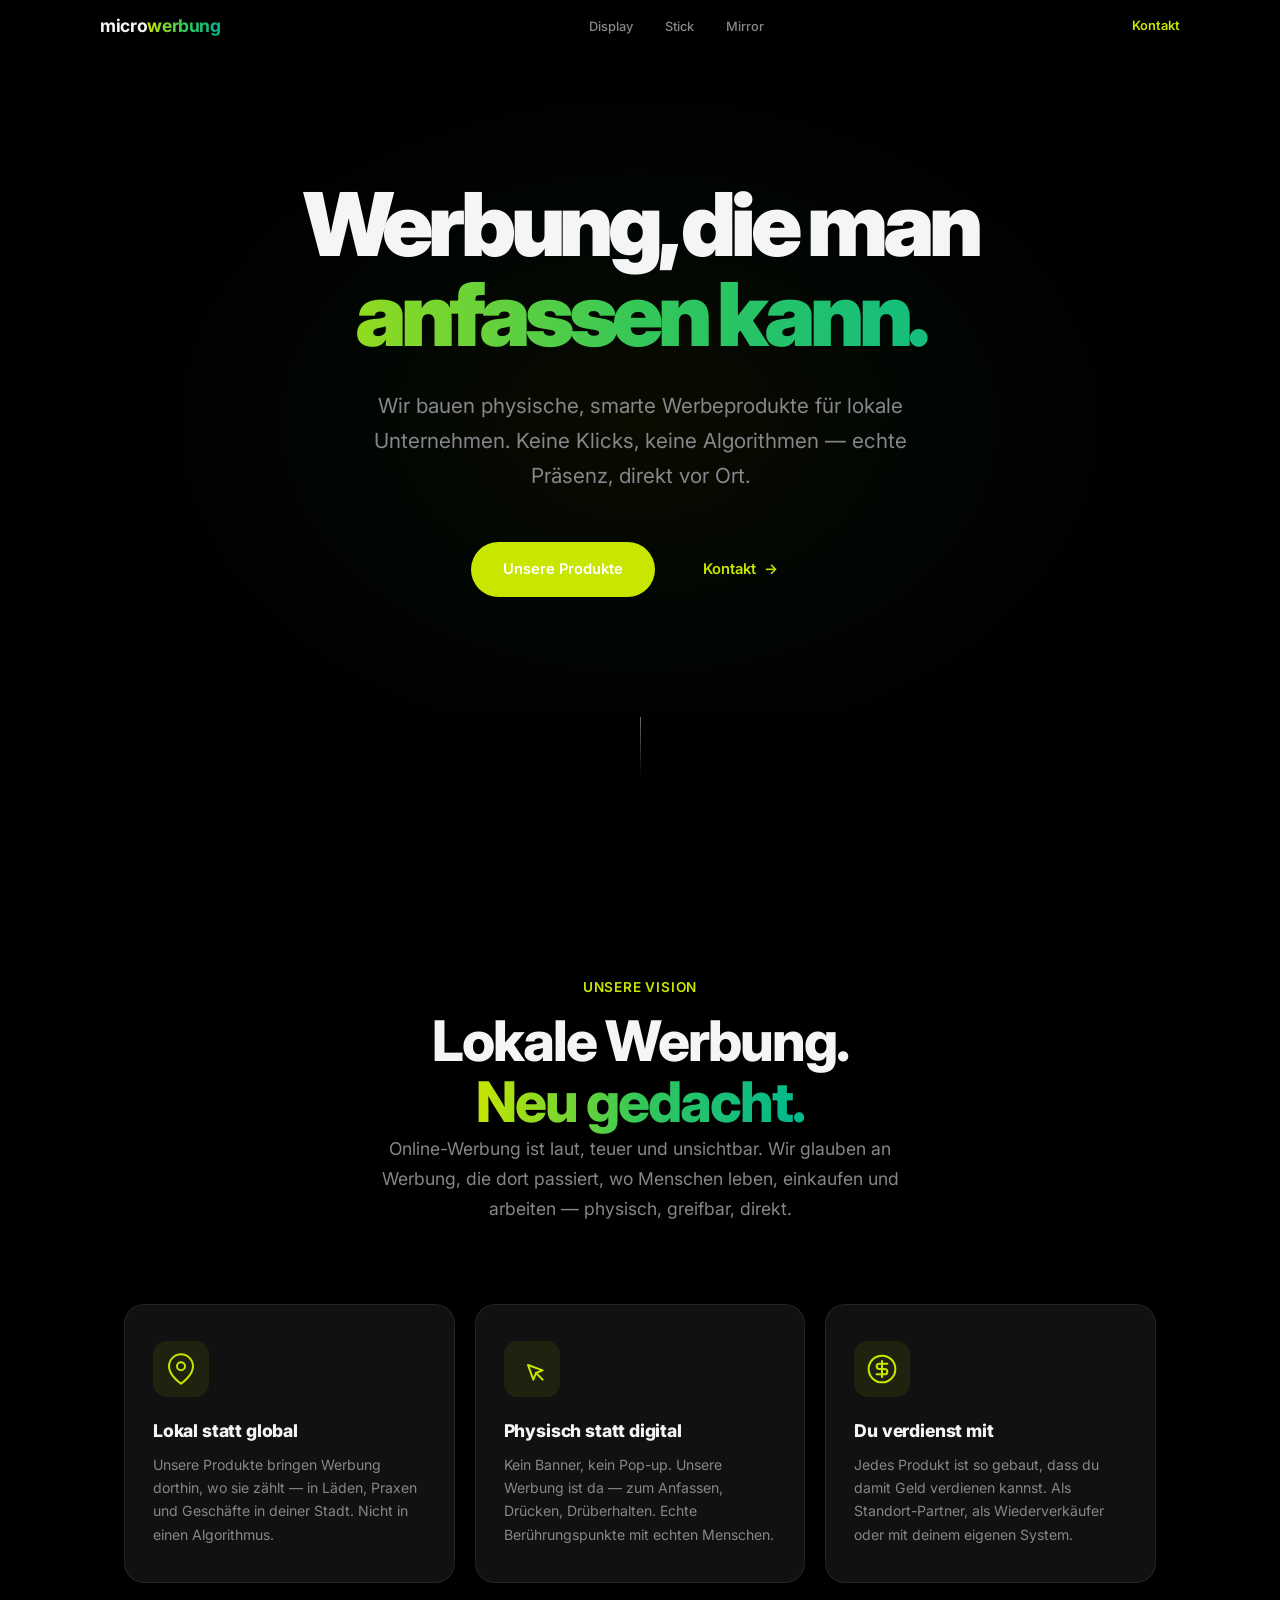
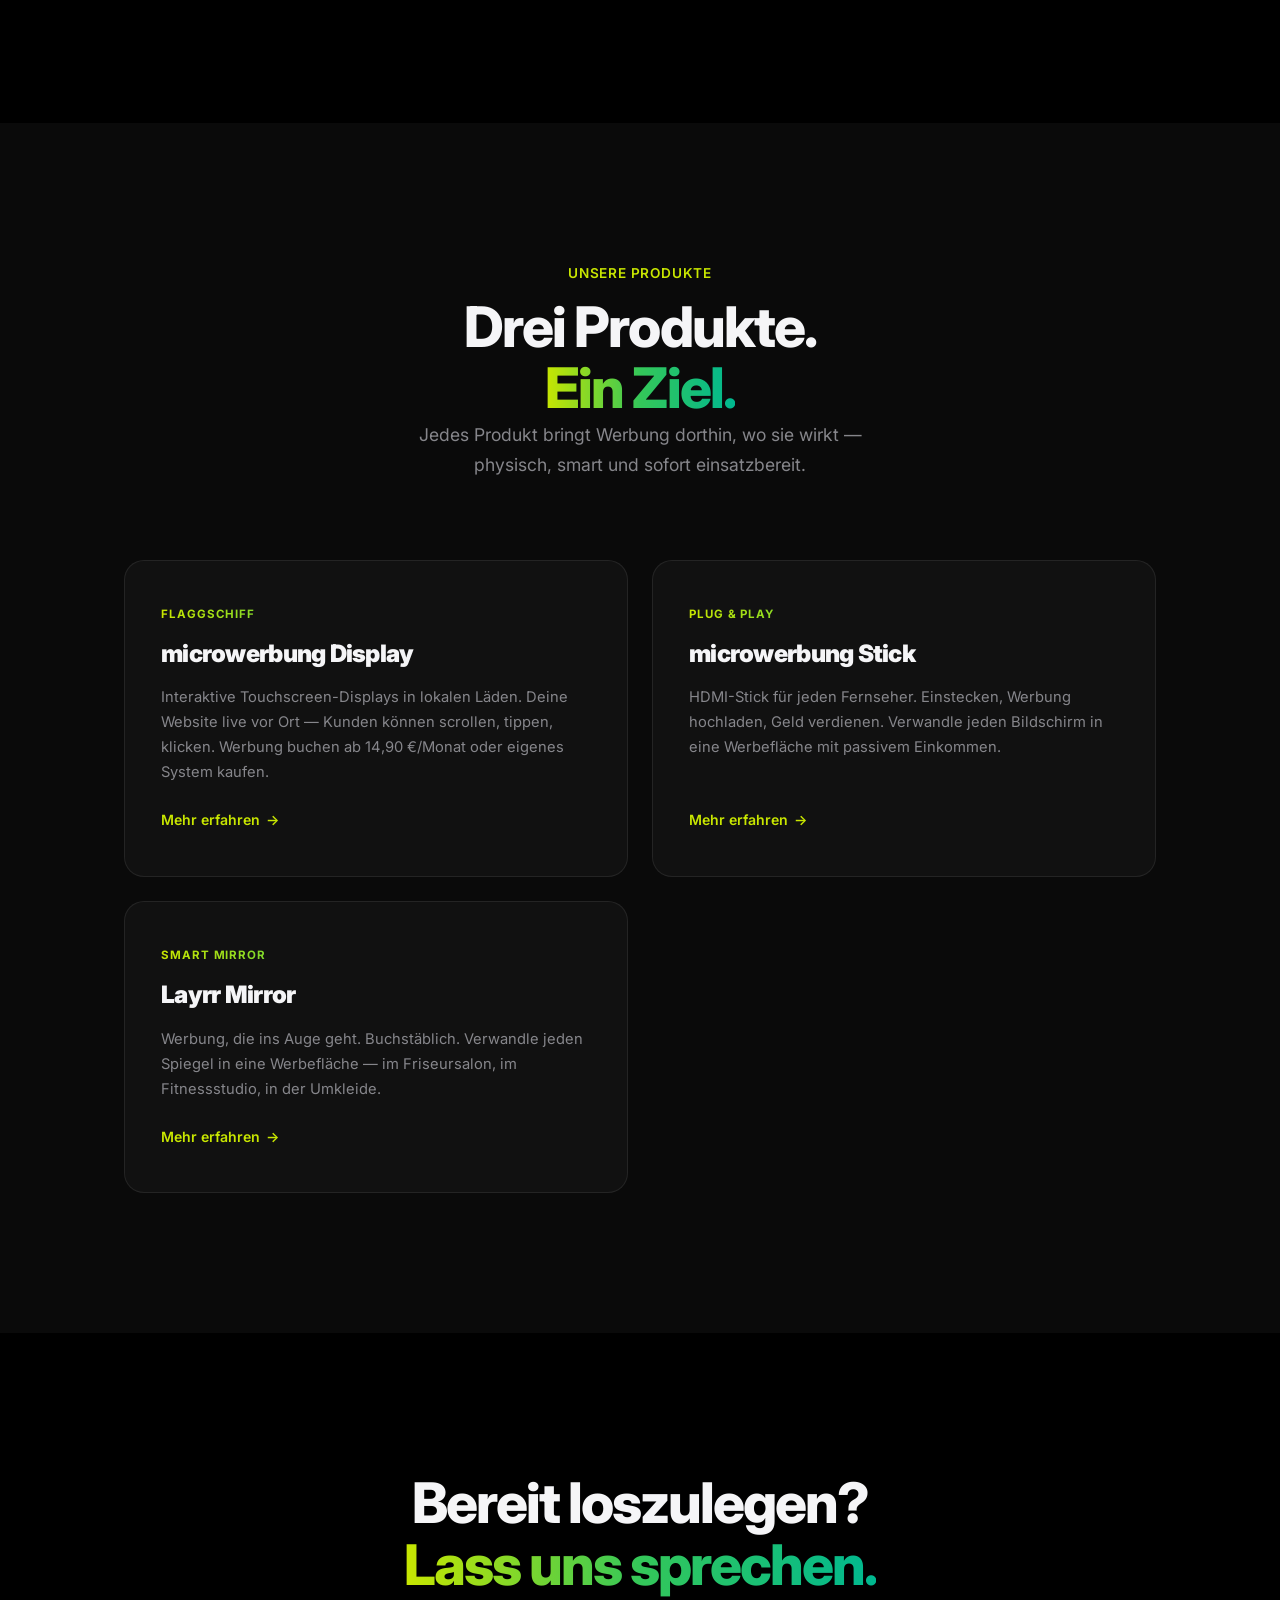
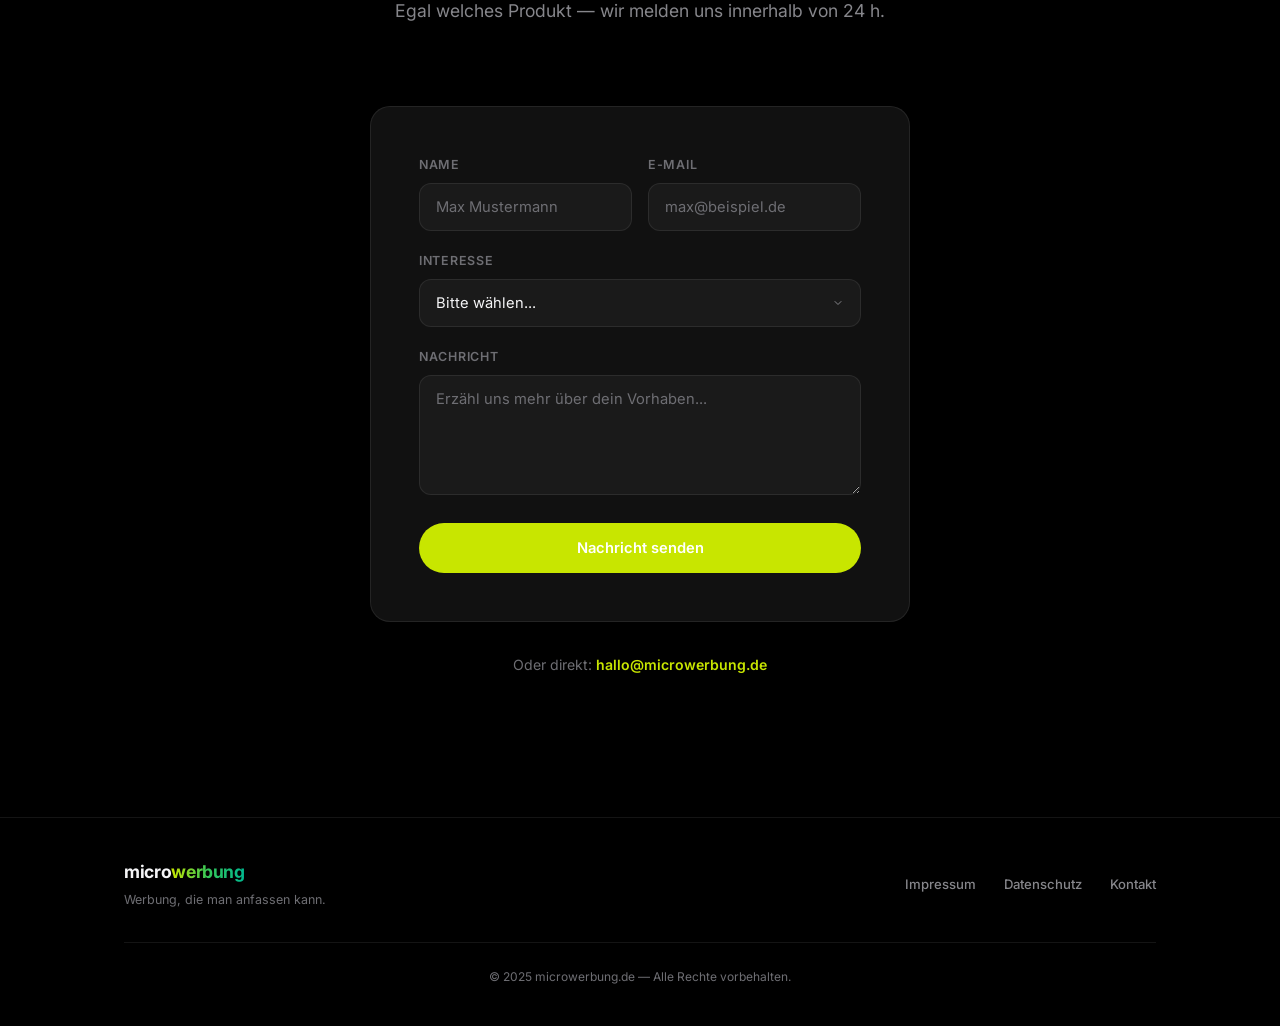
<file: index.html>
<!DOCTYPE html>
<html lang="de">
<head>
<meta charset="UTF-8">
<meta name="viewport" content="width=device-width, initial-scale=1.0">
<title>microwerbung &mdash; Werbung, die man anfassen kann.</title>
<meta name="description" content="Physische, smarte Werbeprodukte f&uuml;r lokale Unternehmen. Displays, Sticks und Spiegel &mdash; alles aus einer Hand.">
<link rel="preconnect" href="https://fonts.googleapis.com">
<link rel="preconnect" href="https://fonts.gstatic.com" crossorigin>
<link href="https://fonts.googleapis.com/css2?family=Inter:wght@400;500;600;700;800;900&display=swap" rel="stylesheet">
<link rel="stylesheet" href="style.css">
<style>
/* ═══ Homepage-specific styles ═══ */
.home-hero {
  padding: 180px 0 120px;
  position: relative;
  overflow: hidden;
  text-align: center;
}
.home-hero::before {
  content: '';
  position: absolute;
  top: 10%; left: 50%;
  transform: translateX(-50%);
  width: 1000px; height: 700px;
  background: radial-gradient(ellipse, rgba(200,230,0,.05) 0%, rgba(52,199,89,.03) 40%, transparent 70%);
  pointer-events: none;
}
.home-hero h1 {
  font-weight: 900;
  font-size: clamp(3rem, 7vw, 5.5rem);
  line-height: 1.02;
  letter-spacing: -.06em;
  max-width: 900px;
  margin: 0 auto 28px;
}
.home-hero-sub {
  color: var(--text-secondary);
  font-size: clamp(1.05rem, 1.8vw, 1.3rem);
  line-height: 1.7;
  max-width: 620px;
  margin: 0 auto 48px;
}
.home-hero-ctas {
  display: flex;
  gap: 16px;
  justify-content: center;
  flex-wrap: wrap;
}

/* Vision */
.vision-grid {
  display: grid;
  grid-template-columns: repeat(3, 1fr);
  gap: 20px;
  margin-top: 20px;
}
.vision-card {
  background: var(--bg-card);
  border: 1px solid var(--border);
  border-radius: var(--radius);
  padding: 36px 28px;
  transition: all .5s var(--ease);
}
.vision-card:hover {
  border-color: var(--border-hover);
  transform: translateY(-4px);
}
.vision-icon {
  width: 56px; height: 56px;
  border-radius: 14px;
  background: rgba(200,230,0,.08);
  display: flex; align-items: center; justify-content: center;
  margin-bottom: 20px;
  color: var(--blue);
}
.vision-card h3 {
  font-size: 1.1rem;
  font-weight: 800;
  letter-spacing: -.01em;
  margin-bottom: 8px;
}
.vision-card p {
  color: var(--text-secondary);
  font-size: .88rem;
  line-height: 1.65;
}

/* Products */
.products-grid {
  display: grid;
  grid-template-columns: repeat(2, 1fr);
  gap: 24px;
  margin-top: 20px;
}
.product-card {
  background: var(--bg-card);
  border: 1px solid var(--border);
  border-radius: var(--radius);
  padding: 44px 36px;
  transition: all .5s var(--ease);
  display: flex;
  flex-direction: column;
  text-decoration: none;
  color: inherit;
}
.product-card:hover {
  border-color: var(--border-hover);
  transform: translateY(-6px);
}
.product-card-eyebrow {
  font-size: .72rem;
  font-weight: 700;
  text-transform: uppercase;
  letter-spacing: .08em;
  background: var(--gradient);
  -webkit-background-clip: text;
  -webkit-text-fill-color: transparent;
  background-clip: text;
  margin-bottom: 12px;
}
.product-card h3 {
  font-size: 1.5rem;
  font-weight: 900;
  letter-spacing: -.03em;
  margin-bottom: 12px;
}
.product-card p {
  color: var(--text-secondary);
  font-size: .92rem;
  line-height: 1.7;
  flex: 1;
  margin-bottom: 24px;
}
.product-card-link {
  font-size: .88rem;
  font-weight: 600;
  color: var(--blue);
  display: flex;
  align-items: center;
  gap: 6px;
}
.product-card-link .arrow {
  transition: transform .3s var(--ease);
}
.product-card:hover .product-card-link .arrow {
  transform: translateX(4px);
}
.product-card-wide {
  grid-column: 1 / -1;
}
.product-card-wide .product-card-inner {
  display: grid;
  grid-template-columns: 1fr 1fr;
  gap: 40px;
  align-items: center;
}
.product-card-wide .product-card-image img {
  width: 100%;
  max-width: 400px;
  border-radius: var(--radius-sm);
}

/* CTA */
.home-cta {
  text-align: center;
  max-width: 640px;
  margin: 0 auto;
}
.home-cta h2 {
  font-weight: 800;
  font-size: clamp(2rem, 4vw, 3rem);
  line-height: 1.1;
  letter-spacing: -.035em;
  margin-bottom: 20px;
}
.home-cta p {
  color: var(--text-secondary);
  font-size: 1.05rem;
  line-height: 1.7;
}

/* Responsive */
@media (max-width: 768px) {
  .home-hero { padding: 140px 0 80px; }
  .home-hero h1 { font-size: clamp(2.4rem, 10vw, 3.5rem); }
  .vision-grid { grid-template-columns: 1fr; gap: 12px; }
  .products-grid { grid-template-columns: 1fr; }
  .product-card { padding: 32px 24px; }
  .product-card-wide .product-card-inner { grid-template-columns: 1fr; }
}

@media (max-width: 480px) {
  .home-hero { padding: 120px 0 60px; }
  .home-hero-ctas { flex-direction: column; align-items: stretch; }
}
</style>
</head>
<body>

<!-- Navigation -->
<nav>
<div class="nav-inner">
<a href="/" class="nav-logo">micro<span>werbung</span></a>
<ul class="nav-links">
<li><a href="/display.html">Display</a></li>
<li><a href="/stick.html">Stick</a></li>
<li><a href="/mirror.html">Mirror</a></li>


</ul>
<a href="#kontakt" class="nav-cta">Kontakt</a>
<button class="hamburger" onclick="document.querySelector('.mobile-menu').classList.toggle('open')" aria-label="Men&uuml;">
<span></span><span></span><span></span>
</button>
</div>
<div class="mobile-menu">
<a href="/display.html" onclick="this.parentElement.classList.remove('open')">Display</a>
<a href="/stick.html" onclick="this.parentElement.classList.remove('open')">Stick</a>
<a href="/mirror.html" onclick="this.parentElement.classList.remove('open')">Mirror</a>

<a href="#kontakt" onclick="this.parentElement.classList.remove('open')">Kontakt</a>
</div>
</nav>

<!-- Hero -->
<section class="home-hero">
<div class="container">
<h1 class="reveal">
<span class="hero-line">Werbung, die man</span>
<span class="hero-line gradient-text">anfassen kann.</span>
</h1>
<p class="home-hero-sub reveal" style="--delay:.15s">Wir bauen physische, smarte Werbeprodukte f&uuml;r lokale Unternehmen. Keine Klicks, keine Algorithmen &mdash; echte Pr&auml;senz, direkt vor Ort.</p>
<div class="home-hero-ctas reveal" style="--delay:.3s">
<a href="#produkte" class="btn btn-primary">Unsere Produkte</a>
<a href="#kontakt" class="btn btn-secondary">Kontakt <span class="arrow">&rarr;</span></a>
</div>
</div>
</section>

<!-- Scroll indicator -->
<div class="scroll-indicator reveal" style="--delay:.5s">
<div class="scroll-line"></div>
</div>

<!-- Vision -->
<section id="vision">
<div class="container">
<div class="section-header reveal" style="text-align:center">
<p class="section-eyebrow">Unsere Vision</p>
<h2>Lokale Werbung.<br><span class="gradient-text">Neu gedacht.</span></h2>
<p class="section-desc" style="margin:0 auto">Online-Werbung ist laut, teuer und unsichtbar. Wir glauben an Werbung, die dort passiert, wo Menschen leben, einkaufen und arbeiten &mdash; physisch, greifbar, direkt.</p>
</div>
<div class="vision-grid">
<div class="vision-card reveal" style="--delay:.1s">
<div class="vision-icon">
<svg width="32" height="32" viewBox="0 0 24 24" fill="none" stroke="currentColor" stroke-width="1.5" stroke-linecap="round" stroke-linejoin="round"><path d="M21 10c0 7-9 13-9 13s-9-6-9-13a9 9 0 0 1 18 0z"/><circle cx="12" cy="10" r="3"/></svg>
</div>
<h3>Lokal statt global</h3>
<p>Unsere Produkte bringen Werbung dorthin, wo sie z&auml;hlt &mdash; in L&auml;den, Praxen und Gesch&auml;fte in deiner Stadt. Nicht in einen Algorithmus.</p>
</div>
<div class="vision-card reveal" style="--delay:.2s">
<div class="vision-icon">
<svg width="32" height="32" viewBox="0 0 24 24" fill="none" stroke="currentColor" stroke-width="1.5" stroke-linecap="round" stroke-linejoin="round"><path d="M15 15l-2 5L9 9l11 4-5 2z"/><path d="M15 15l5 5"/></svg>
</div>
<h3>Physisch statt digital</h3>
<p>Kein Banner, kein Pop-up. Unsere Werbung ist da &mdash; zum Anfassen, Dr&uuml;cken, Dr&uuml;berhalten. Echte Ber&uuml;hrungspunkte mit echten Menschen.</p>
</div>
<div class="vision-card reveal" style="--delay:.3s">
<div class="vision-icon">
<svg width="32" height="32" viewBox="0 0 24 24" fill="none" stroke="currentColor" stroke-width="1.5" stroke-linecap="round" stroke-linejoin="round"><circle cx="12" cy="12" r="10"/><path d="M16 8h-6a2 2 0 1 0 0 4h4a2 2 0 1 1 0 4H8"/><path d="M12 18V6"/></svg>
</div>
<h3>Du verdienst mit</h3>
<p>Jedes Produkt ist so gebaut, dass du damit Geld verdienen kannst. Als Standort-Partner, als Wiederverkäufer oder mit deinem eigenen System.</p>
</div>
</div>
</div>
</section>

<!-- Produkte -->
<section id="produkte" class="section-dark">
<div class="container">
<div class="section-header reveal" style="text-align:center">
<p class="section-eyebrow">Unsere Produkte</p>
<h2>Drei Produkte.<br><span class="gradient-text">Ein Ziel.</span></h2>
<p class="section-desc" style="margin:0 auto">Jedes Produkt bringt Werbung dorthin, wo sie wirkt &mdash; physisch, smart und sofort einsatzbereit.</p>
</div>
<div class="products-grid">

<!-- Display -->
<a href="/display.html" class="product-card reveal" style="--delay:.1s">
<div class="product-card-eyebrow">Flaggschiff</div>
<h3>microwerbung Display</h3>
<p>Interaktive Touchscreen-Displays in lokalen L&auml;den. Deine Website live vor Ort &mdash; Kunden k&ouml;nnen scrollen, tippen, klicken. Werbung buchen ab 14,90 &euro;/Monat oder eigenes System kaufen.</p>
<span class="product-card-link">Mehr erfahren <span class="arrow">&rarr;</span></span>
</a>

<!-- Stick -->
<a href="/stick.html" class="product-card reveal" style="--delay:.2s">
<div class="product-card-eyebrow">Plug &amp; Play</div>
<h3>microwerbung Stick</h3>
<p>HDMI-Stick f&uuml;r jeden Fernseher. Einstecken, Werbung hochladen, Geld verdienen. Verwandle jeden Bildschirm in eine Werbefl&auml;che mit passivem Einkommen.</p>
<span class="product-card-link">Mehr erfahren <span class="arrow">&rarr;</span></span>
</a>

<!-- Mirror -->
<a href="/mirror.html" class="product-card reveal" style="--delay:.3s">
<div class="product-card-eyebrow">Smart Mirror</div>
<h3>Layrr Mirror</h3>
<p>Werbung, die ins Auge geht. Buchst&auml;blich. Verwandle jeden Spiegel in eine Werbefl&auml;che &mdash; im Friseursalon, im Fitnessstudio, in der Umkleide.</p>
<span class="product-card-link">Mehr erfahren <span class="arrow">&rarr;</span></span>
</a>



</div>
</div>
</section>

<!-- Kontakt -->
<section id="kontakt">
<div class="container">
<div class="section-header reveal" style="text-align:center">
<h2>Bereit loszulegen?<br><span class="gradient-text">Lass uns sprechen.</span></h2>
<p class="section-desc" style="margin:0 auto">Egal welches Produkt &mdash; wir melden uns innerhalb von 24 h.</p>
</div>
<form class="contact-form reveal" action="https://formspree.io/f/YOUR_FORM_ID" method="POST">
<div class="form-row">
<div class="form-group">
<label for="name">Name</label>
<input type="text" id="name" name="name" placeholder="Max Mustermann" required>
</div>
<div class="form-group">
<label for="email">E-Mail</label>
<input type="email" id="email" name="email" placeholder="max@beispiel.de" required>
</div>
</div>
<div class="form-group">
<label for="interesse">Interesse</label>
<select id="interesse" name="interesse" required>
<option value="" disabled selected>Bitte w&auml;hlen...</option>
<option value="display">microwerbung Display</option>
<option value="stick">microwerbung Stick</option>
<option value="mirror">Layrr Mirror</option>

<option value="allgemein">Allgemeine Anfrage</option>
</select>
</div>
<div class="form-group">
<label for="nachricht">Nachricht</label>
<textarea id="nachricht" name="nachricht" placeholder="Erz&auml;hl uns mehr &uuml;ber dein Vorhaben..."></textarea>
</div>
<button type="submit" class="btn btn-primary btn-full">Nachricht senden</button>
</form>
<p class="contact-alt reveal">Oder direkt: <a href="mailto:hallo@microwerbung.de">hallo@microwerbung.de</a></p>
</div>
</section>

<!-- Footer -->
<footer>
<div class="container">
<div class="footer-inner">
<div class="footer-brand">
<a href="/" class="nav-logo">micro<span>werbung</span></a>
<p>Werbung, die man anfassen kann.</p>
</div>
<div class="footer-links">
<a href="#">Impressum</a>
<a href="#">Datenschutz</a>
<a href="mailto:hallo@microwerbung.de">Kontakt</a>
</div>
</div>
<div class="footer-bottom">
<p>&copy; 2025 microwerbung.de &mdash; Alle Rechte vorbehalten.</p>
</div>
</div>
</footer>

<script>
const observer = new IntersectionObserver((entries) => {
  entries.forEach(entry => {
    if (entry.isIntersecting) {
      entry.target.classList.add('visible');
    }
  });
}, { threshold: 0.08, rootMargin: '0px 0px -60px 0px' });

document.querySelectorAll('.reveal').forEach(el => observer.observe(el));

document.querySelectorAll('a[href^="#"]').forEach(a => {
  a.addEventListener('click', e => {
    const target = document.querySelector(a.getAttribute('href'));
    if (target) {
      e.preventDefault();
      target.scrollIntoView({ behavior: 'smooth' });
      document.querySelector('.mobile-menu')?.classList.remove('open');
    }
  });
});

const nav = document.querySelector('nav');
window.addEventListener('scroll', () => {
  nav.classList.toggle('scrolled', window.scrollY > 50);
});
</script>

</body>
</html>
</file>
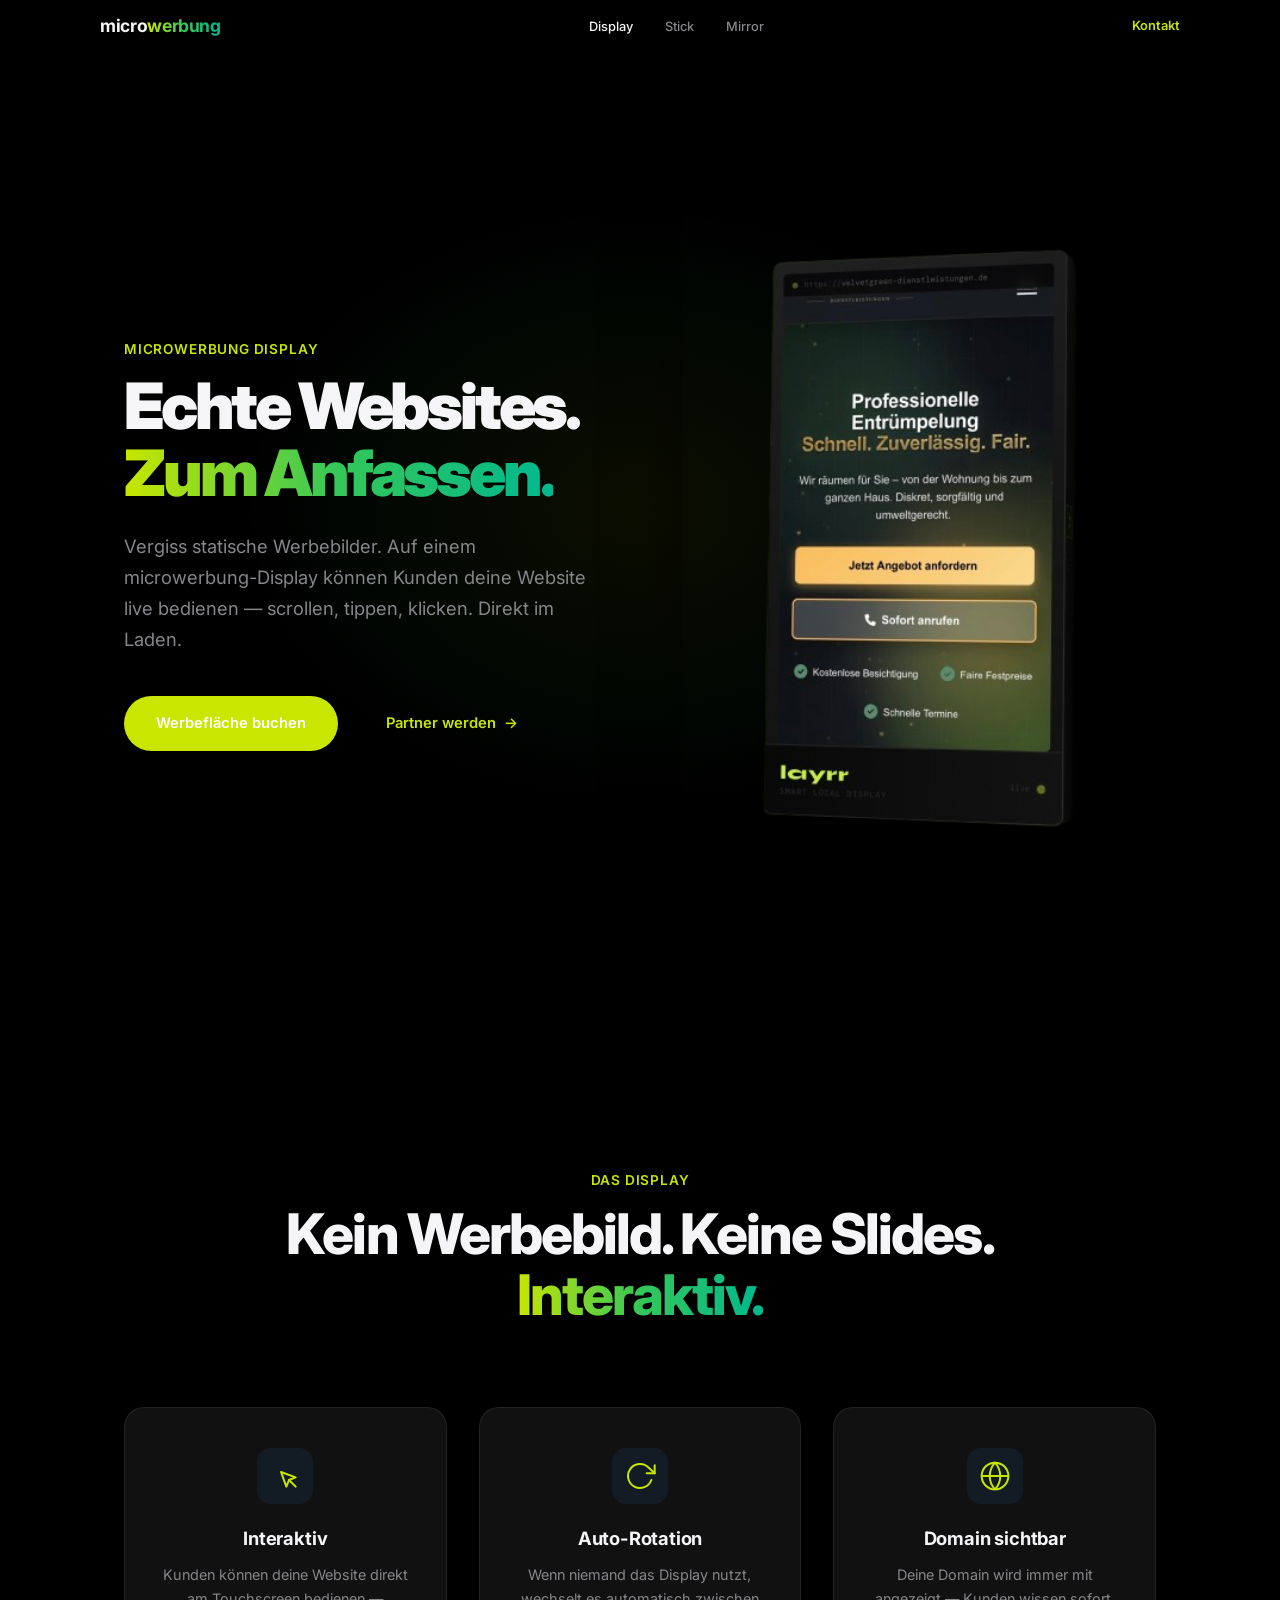
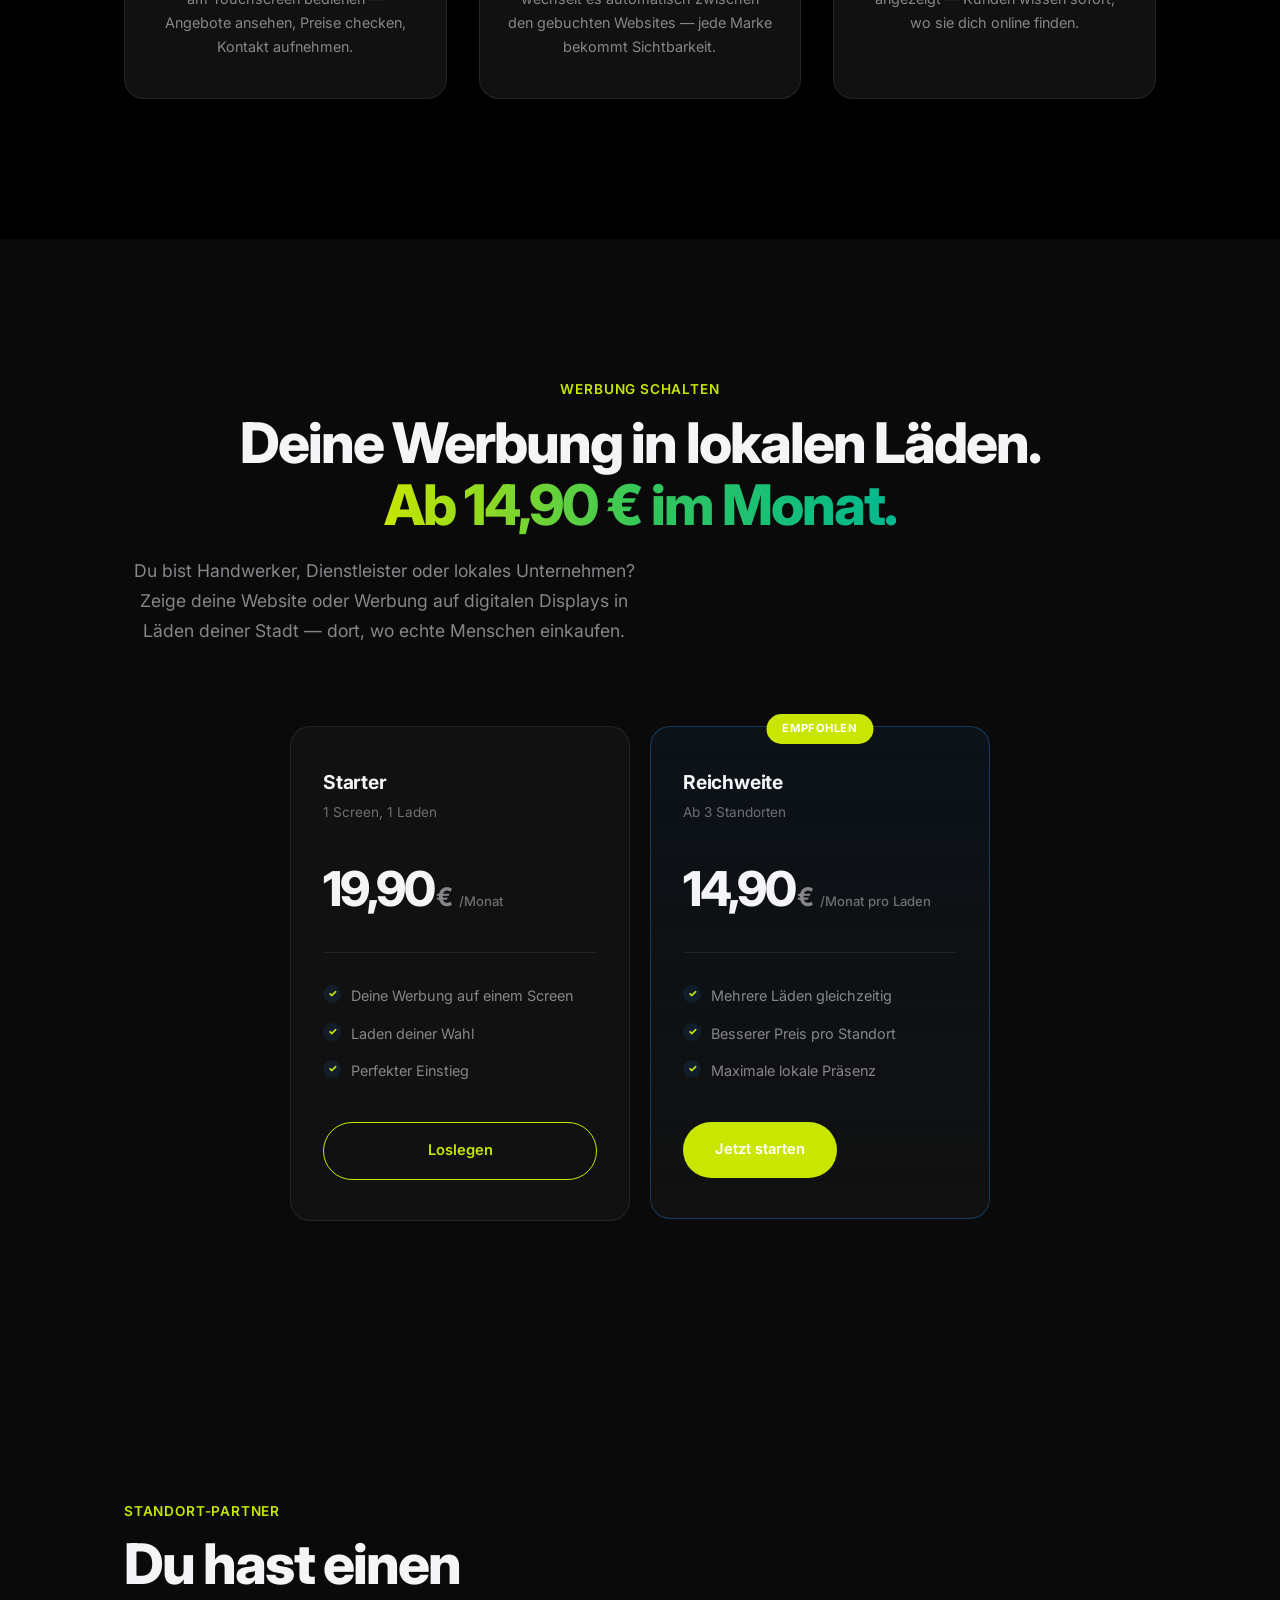
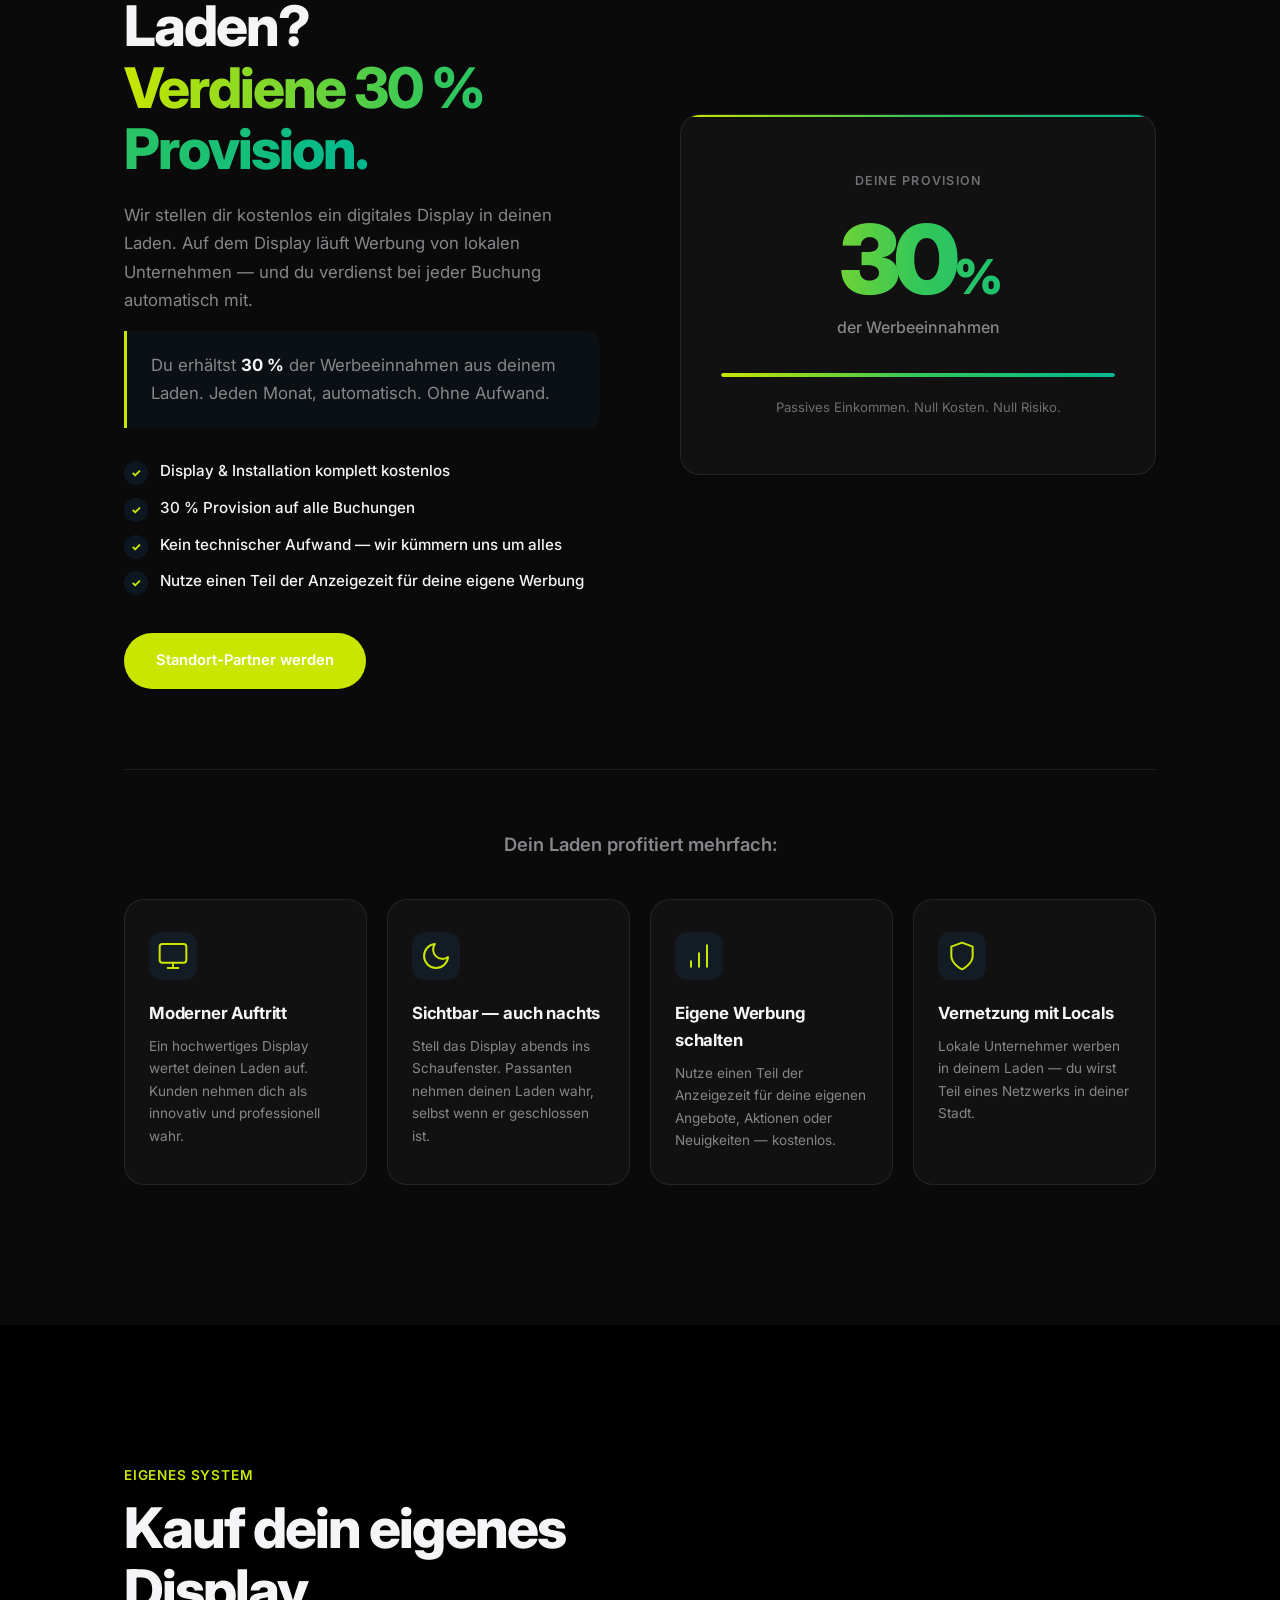
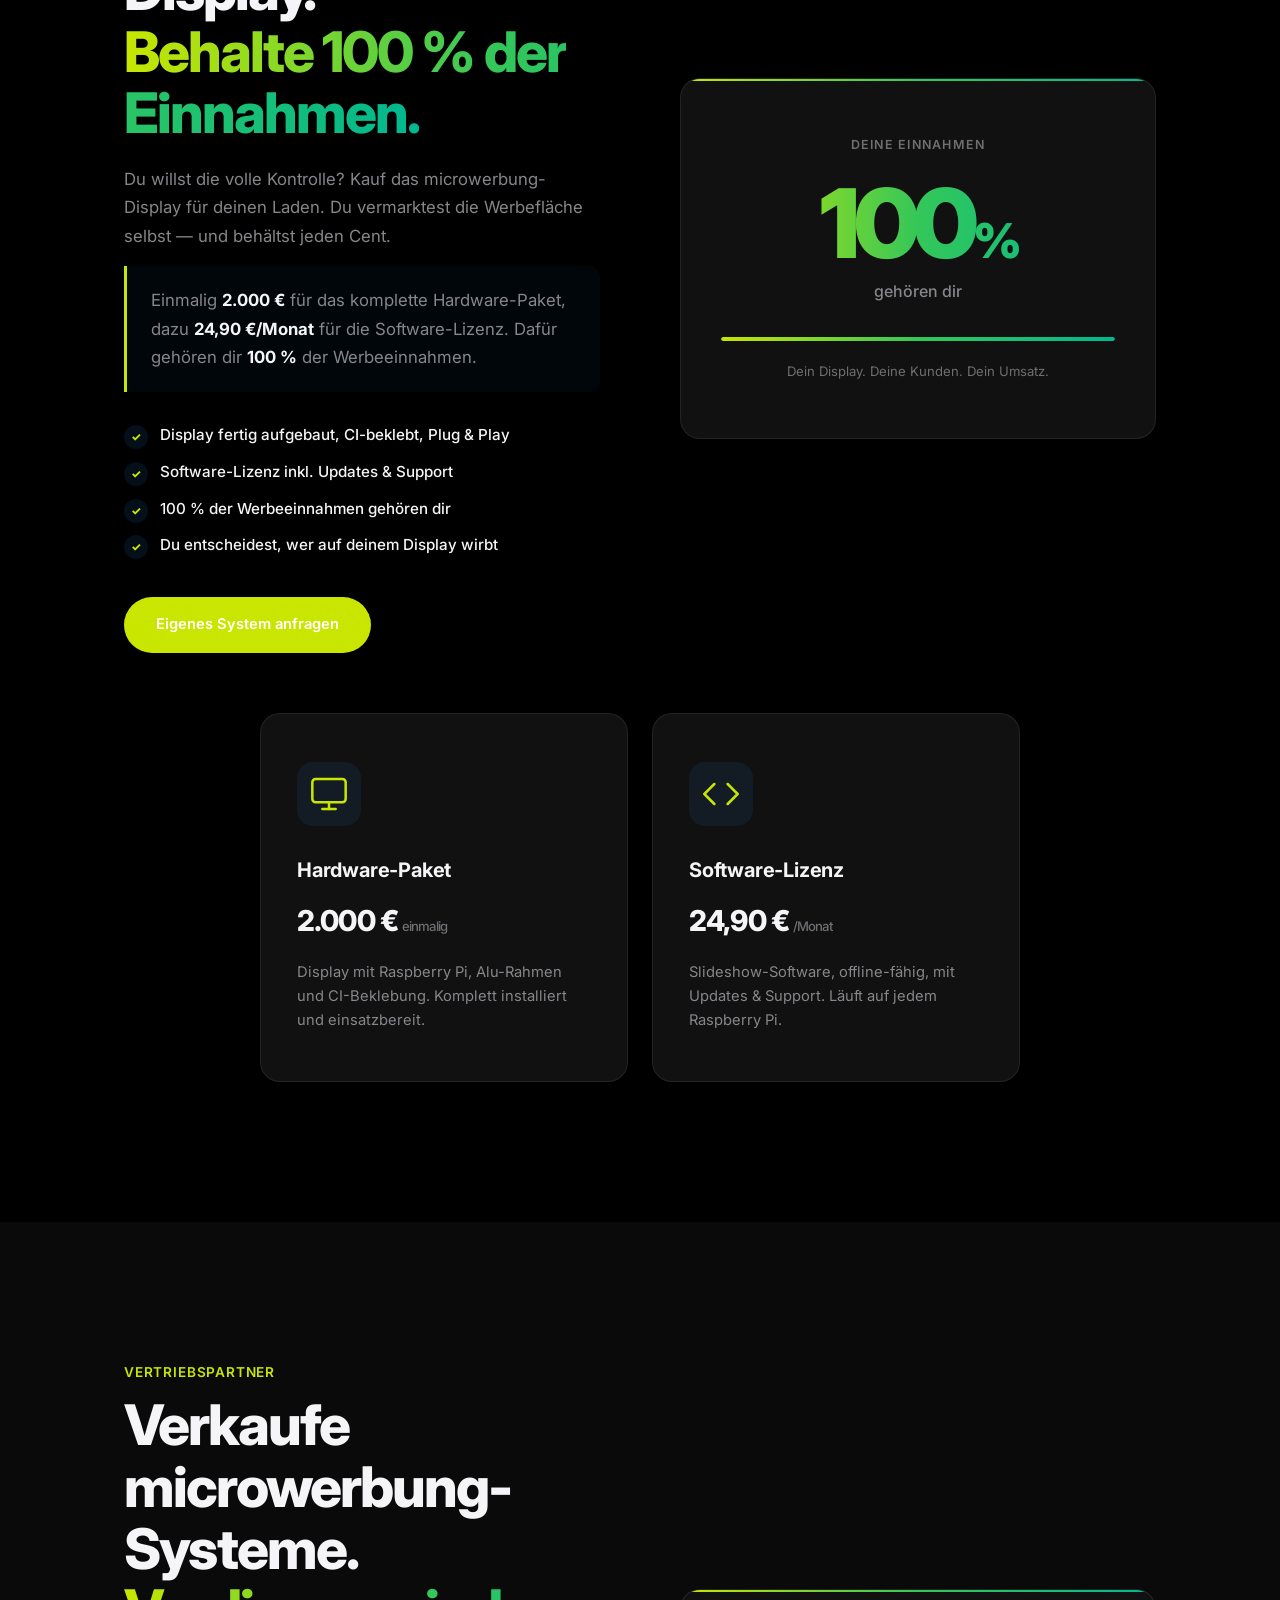
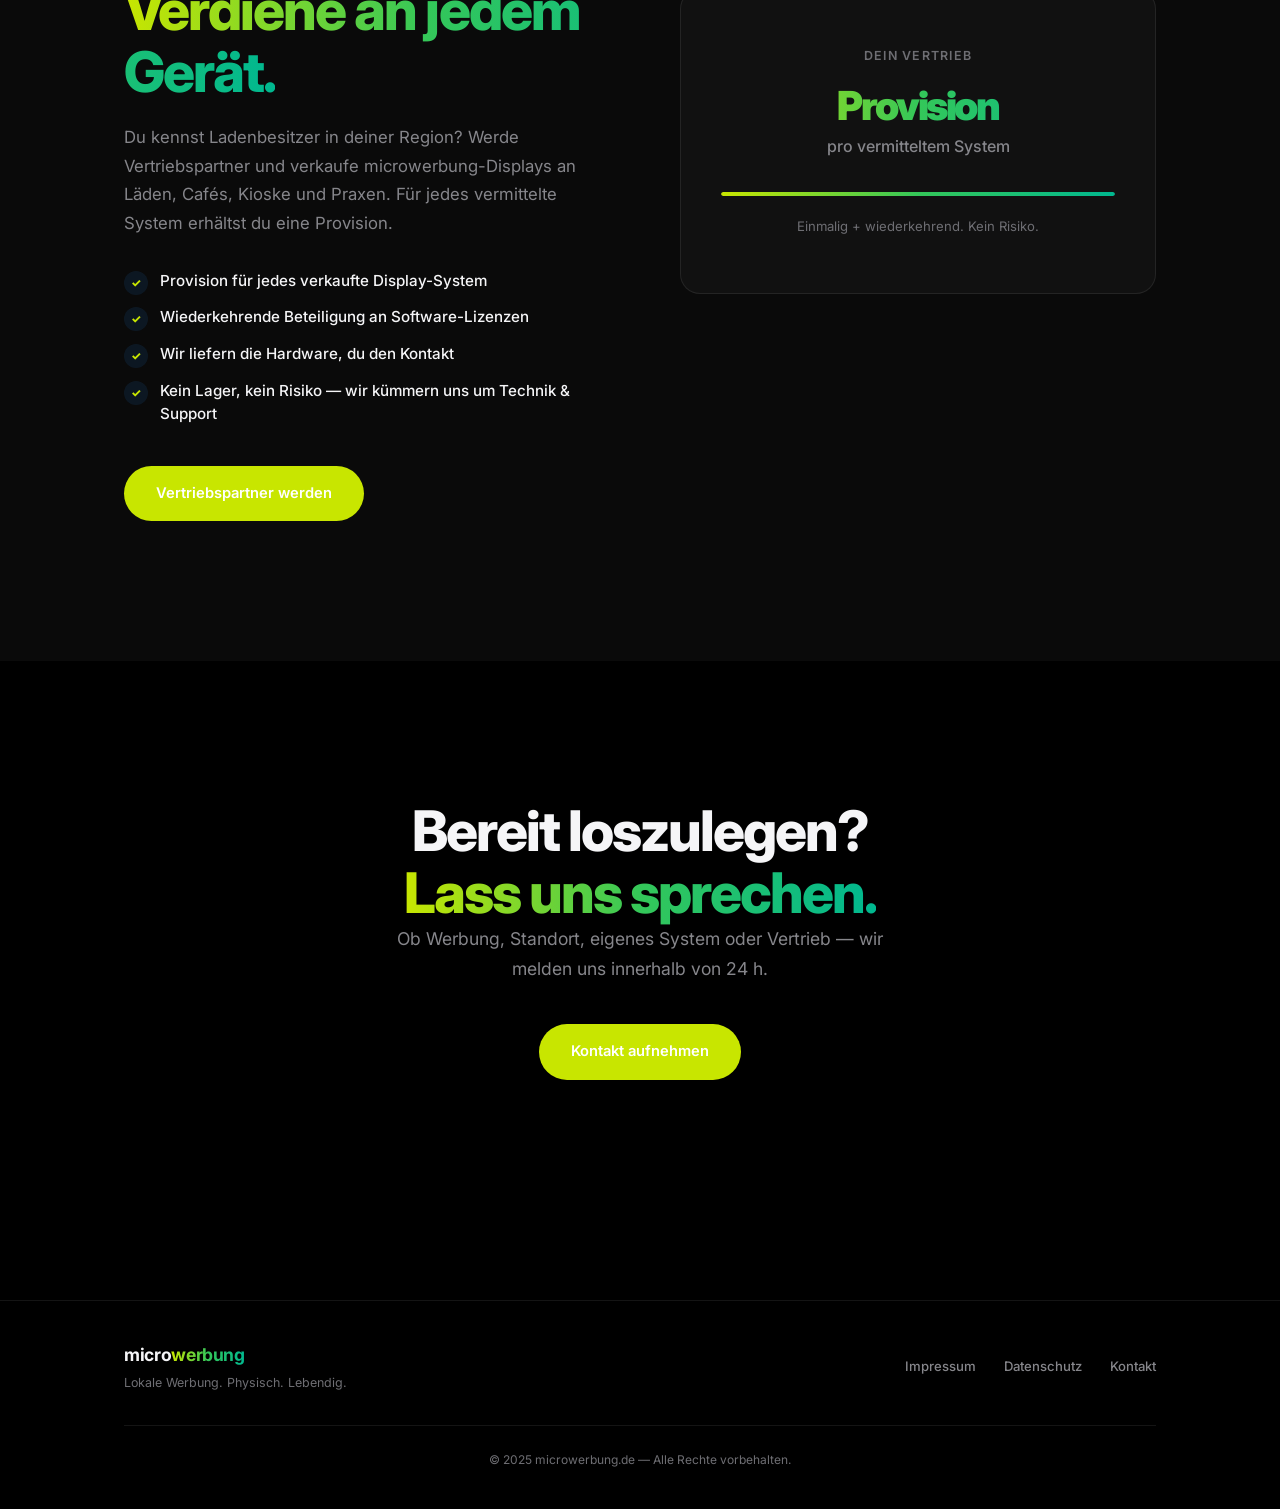
<file: display.html>
<!DOCTYPE html>
<html lang="de">
<head>
<meta charset="UTF-8">
<meta name="viewport" content="width=device-width, initial-scale=1.0">
<title>microwerbung Display — Echte Websites. Zum Anfassen.</title>
<meta name="description" content="Interaktive Touchscreen-Displays in lokalen L&auml;den. Deine Website live vor Ort &mdash; Kunden k&ouml;nnen scrollen, tippen, klicken. Ab 14,90 &euro;/Monat.">
<link rel="preconnect" href="https://fonts.googleapis.com">
<link rel="preconnect" href="https://fonts.gstatic.com" crossorigin>
<link href="https://fonts.googleapis.com/css2?family=Inter:wght@400;500;600;700;800;900&display=swap" rel="stylesheet">
<link rel="stylesheet" href="style.css">
<link rel="stylesheet" href="display.css">
</head>
<body>

<!-- Navigation -->
<nav>
<div class="nav-inner">
<a href="/" class="nav-logo">micro<span>werbung</span></a>
<ul class="nav-links">
<li><a href="/display.html" class="nav-link-active">Display</a></li>
<li><a href="/stick.html">Stick</a></li>
<li><a href="/mirror.html">Mirror</a></li>

</ul>
<a href="/#kontakt" class="nav-cta">Kontakt</a>
<button class="hamburger" onclick="document.querySelector('.mobile-menu').classList.toggle('open')" aria-label="Men&uuml;">
<span></span><span></span><span></span>
</button>
</div>
<div class="mobile-menu">
<a href="/display.html" onclick="this.parentElement.classList.remove('open')">Display</a>
<a href="/stick.html" onclick="this.parentElement.classList.remove('open')">Stick</a>
<a href="/mirror.html" onclick="this.parentElement.classList.remove('open')">Mirror</a>

<a href="/#kontakt" onclick="this.parentElement.classList.remove('open')">Kontakt</a>
</div>
</nav>

<!-- Hero -->
<section class="display-hero">
<div class="container">
<div class="display-hero-grid">
<div class="display-hero-content">
<p class="section-eyebrow reveal">microwerbung Display</p>
<h1 class="reveal" style="--delay:.1s">Echte Websites.<br><span class="gradient-text">Zum Anfassen.</span></h1>
<p class="display-hero-sub reveal" style="--delay:.2s">Vergiss statische Werbebilder. Auf einem microwerbung-Display k&ouml;nnen Kunden deine Website live bedienen &mdash; scrollen, tippen, klicken. Direkt im Laden.</p>
<div class="display-hero-ctas reveal" style="--delay:.3s">
<a href="#werbung" class="btn btn-primary">Werbefl&auml;che buchen</a>
<a href="#standort" class="btn btn-secondary">Partner werden <span class="arrow">&rarr;</span></a>
</div>
</div>
<div class="display-hero-image reveal" style="--delay:.2s">
<img src="IMG_0635.png" alt="microwerbung Display in einem Laden &mdash; digitale Werbung auf einem Touchscreen" loading="eager">
<div class="display-hero-image-glow"></div>
</div>
</div>
</div>
</section>

<!-- So funktioniert das Display -->
<section id="display-features">
<div class="container">
<div class="section-header reveal" style="text-align:center">
<p class="section-eyebrow">Das Display</p>
<h2>Kein Werbebild. Keine Slides.<br><span class="gradient-text">Interaktiv.</span></h2>
</div>
<div class="display-features">
<div class="display-feature reveal" style="--delay:.1s">
<div class="display-feature-icon">
<svg width="32" height="32" viewBox="0 0 24 24" fill="none" stroke="currentColor" stroke-width="1.5" stroke-linecap="round" stroke-linejoin="round"><path d="M15 15l-2 5L9 9l11 4-5 2z"/><path d="M15 15l5 5"/></svg>
</div>
<h3>Interaktiv</h3>
<p>Kunden k&ouml;nnen deine Website direkt am Touchscreen bedienen &mdash; Angebote ansehen, Preise checken, Kontakt aufnehmen.</p>
</div>
<div class="display-feature reveal" style="--delay:.2s">
<div class="display-feature-icon">
<svg width="32" height="32" viewBox="0 0 24 24" fill="none" stroke="currentColor" stroke-width="1.5" stroke-linecap="round" stroke-linejoin="round"><polyline points="23 4 23 10 17 10"/><path d="M20.49 15a9 9 0 1 1-2.12-9.36L23 10"/></svg>
</div>
<h3>Auto-Rotation</h3>
<p>Wenn niemand das Display nutzt, wechselt es automatisch zwischen den gebuchten Websites &mdash; jede Marke bekommt Sichtbarkeit.</p>
</div>
<div class="display-feature reveal" style="--delay:.3s">
<div class="display-feature-icon">
<svg width="32" height="32" viewBox="0 0 24 24" fill="none" stroke="currentColor" stroke-width="1.5" stroke-linecap="round" stroke-linejoin="round"><circle cx="12" cy="12" r="10"/><line x1="2" y1="12" x2="22" y2="12"/><path d="M12 2a15.3 15.3 0 0 1 4 10 15.3 15.3 0 0 1-4 10 15.3 15.3 0 0 1-4-10 15.3 15.3 0 0 1 4-10z"/></svg>
</div>
<h3>Domain sichtbar</h3>
<p>Deine Domain wird immer mit angezeigt &mdash; Kunden wissen sofort, wo sie dich online finden.</p>
</div>
</div>
</div>
</section>

<!-- Werbung schalten -->
<section id="werbung" class="section-dark">
<div class="container">
<div class="section-header reveal" style="text-align:center">
<p class="section-eyebrow">Werbung schalten</p>
<h2>Deine Werbung in lokalen L&auml;den.<br><span class="gradient-text">Ab 14,90 &euro; im Monat.</span></h2>
<p class="section-desc">Du bist Handwerker, Dienstleister oder lokales Unternehmen? Zeige deine Website oder Werbung auf digitalen Displays in L&auml;den deiner Stadt &mdash; dort, wo echte Menschen einkaufen.</p>
</div>
<div class="pricing-grid">
<div class="pricing-card reveal" style="--delay:.1s">
<div class="pricing-header">
<h3>Starter</h3>
<p class="pricing-desc">1 Screen, 1 Laden</p>
</div>
<div class="pricing-amount">
<span class="price">19,90</span>
<span class="currency">&euro;</span>
<span class="period">/Monat</span>
</div>
<div class="pricing-divider"></div>
<ul class="pricing-features">
<li>Deine Werbung auf einem Screen</li>
<li>Laden deiner Wahl</li>
<li>Perfekter Einstieg</li>
</ul>
<a href="/#kontakt" class="btn btn-outline">Loslegen</a>
</div>
<div class="pricing-card featured reveal" style="--delay:.2s">
<div class="pricing-badge">Empfohlen</div>
<div class="pricing-header">
<h3>Reichweite</h3>
<p class="pricing-desc">Ab 3 Standorten</p>
</div>
<div class="pricing-amount">
<span class="price">14,90</span>
<span class="currency">&euro;</span>
<span class="period">/Monat pro Laden</span>
</div>
<div class="pricing-divider"></div>
<ul class="pricing-features">
<li>Mehrere L&auml;den gleichzeitig</li>
<li>Besserer Preis pro Standort</li>
<li>Maximale lokale Pr&auml;senz</li>
</ul>
<a href="/#kontakt" class="btn btn-primary">Jetzt starten</a>
</div>
</div>
</div>
</section>

<!-- Standort-Partner -->
<section id="standort" class="section-dark">
<div class="container">
<div class="partner-layout">
<div class="partner-content reveal">
<p class="section-eyebrow">Standort-Partner</p>
<h2>Du hast einen Laden?<br><span class="gradient-text">Verdiene 30 % Provision.</span></h2>
<p class="partner-intro">Wir stellen dir kostenlos ein digitales Display in deinen Laden. Auf dem Display l&auml;uft Werbung von lokalen Unternehmen &mdash; und du verdienst bei jeder Buchung automatisch mit.</p>
<p class="partner-highlight">Du erh&auml;ltst <strong>30 %</strong> der Werbeeinnahmen aus deinem Laden. Jeden Monat, automatisch. Ohne Aufwand.</p>
<ul class="check-list">
<li>Display &amp; Installation komplett kostenlos</li>
<li>30 % Provision auf alle Buchungen</li>
<li>Kein technischer Aufwand &mdash; wir k&uuml;mmern uns um alles</li>
<li>Nutze einen Teil der Anzeigezeit f&uuml;r deine eigene Werbung</li>
</ul>
<a href="/#kontakt" class="btn btn-primary" style="margin-top:40px">Standort-Partner werden</a>
</div>
<div class="partner-visual reveal" style="--delay:.2s">
<div class="revenue-card">
<p class="revenue-eyebrow">Deine Provision</p>
<div class="revenue-number">30<span>%</span></div>
<p class="revenue-sub">der Werbeeinnahmen</p>
<div class="revenue-bar"><div class="revenue-fill" style="width:30%"></div></div>
<p class="revenue-note">Passives Einkommen. Null Kosten. Null Risiko.</p>
</div>
</div>
</div>
<div class="partner-benefits reveal" style="--delay:.3s">
<h3 class="partner-benefits-title">Dein Laden profitiert mehrfach:</h3>
<div class="benefits-grid">
<div class="benefit-card">
<div class="benefit-icon">
<svg width="32" height="32" viewBox="0 0 24 24" fill="none" stroke="currentColor" stroke-width="1.5" stroke-linecap="round" stroke-linejoin="round"><rect x="2" y="3" width="20" height="14" rx="2"/><line x1="8" y1="21" x2="16" y2="21"/><line x1="12" y1="17" x2="12" y2="21"/></svg>
</div>
<h3>Moderner Auftritt</h3>
<p>Ein hochwertiges Display wertet deinen Laden auf. Kunden nehmen dich als innovativ und professionell wahr.</p>
</div>
<div class="benefit-card">
<div class="benefit-icon">
<svg width="32" height="32" viewBox="0 0 24 24" fill="none" stroke="currentColor" stroke-width="1.5" stroke-linecap="round" stroke-linejoin="round"><path d="M21 12.79A9 9 0 1 1 11.21 3 7 7 0 0 0 21 12.79z"/></svg>
</div>
<h3>Sichtbar &mdash; auch nachts</h3>
<p>Stell das Display abends ins Schaufenster. Passanten nehmen deinen Laden wahr, selbst wenn er geschlossen ist.</p>
</div>
<div class="benefit-card">
<div class="benefit-icon">
<svg width="32" height="32" viewBox="0 0 24 24" fill="none" stroke="currentColor" stroke-width="1.5" stroke-linecap="round" stroke-linejoin="round"><path d="M12 20V10"/><path d="M18 20V4"/><path d="M6 20v-4"/></svg>
</div>
<h3>Eigene Werbung schalten</h3>
<p>Nutze einen Teil der Anzeigezeit f&uuml;r deine eigenen Angebote, Aktionen oder Neuigkeiten &mdash; kostenlos.</p>
</div>
<div class="benefit-card">
<div class="benefit-icon">
<svg width="32" height="32" viewBox="0 0 24 24" fill="none" stroke="currentColor" stroke-width="1.5" stroke-linecap="round" stroke-linejoin="round"><path d="M12 22s8-4 8-10V5l-8-3-8 3v7c0 6 8 10 8 10z"/></svg>
</div>
<h3>Vernetzung mit Locals</h3>
<p>Lokale Unternehmer werben in deinem Laden &mdash; du wirst Teil eines Netzwerks in deiner Stadt.</p>
</div>
</div>
</div>
</div>
</section>

<!-- Eigenes System -->
<section id="eigenes-system">
<div class="container">
<div class="partner-layout">
<div class="partner-content reveal">
<p class="section-eyebrow">Eigenes System</p>
<h2>Kauf dein eigenes Display.<br><span class="gradient-text">Behalte 100 % der Einnahmen.</span></h2>
<p class="partner-intro">Du willst die volle Kontrolle? Kauf das microwerbung-Display f&uuml;r deinen Laden. Du vermarktest die Werbefl&auml;che selbst &mdash; und beh&auml;ltst jeden Cent.</p>
<p class="partner-highlight">Einmalig <strong>2.000 &euro;</strong> f&uuml;r das komplette Hardware-Paket, dazu <strong>24,90 &euro;/Monat</strong> f&uuml;r die Software-Lizenz. Daf&uuml;r geh&ouml;ren dir <strong>100 %</strong> der Werbeeinnahmen.</p>
<ul class="check-list">
<li>Display fertig aufgebaut, CI-beklebt, Plug &amp; Play</li>
<li>Software-Lizenz inkl. Updates &amp; Support</li>
<li>100 % der Werbeeinnahmen geh&ouml;ren dir</li>
<li>Du entscheidest, wer auf deinem Display wirbt</li>
</ul>
<a href="/#kontakt" class="btn btn-primary" style="margin-top:40px">Eigenes System anfragen</a>
</div>
<div class="partner-visual reveal" style="--delay:.2s">
<div class="revenue-card">
<p class="revenue-eyebrow">Deine Einnahmen</p>
<div class="revenue-number">100<span>%</span></div>
<p class="revenue-sub">geh&ouml;ren dir</p>
<div class="revenue-bar"><div class="revenue-fill"></div></div>
<p class="revenue-note">Dein Display. Deine Kunden. Dein Umsatz.</p>
</div>
</div>
</div>
<div class="hw-grid reveal" style="--delay:.3s; margin-top:60px">
<div class="hw-card">
<div class="hw-icon">
<svg width="40" height="40" viewBox="0 0 24 24" fill="none" stroke="currentColor" stroke-width="1.5" stroke-linecap="round" stroke-linejoin="round">
<rect x="2" y="3" width="20" height="14" rx="2"/><line x1="8" y1="21" x2="16" y2="21"/><line x1="12" y1="17" x2="12" y2="21"/>
</svg>
</div>
<h3>Hardware-Paket</h3>
<div class="hw-price">2.000 &euro;<span>einmalig</span></div>
<p>Display mit Raspberry Pi, Alu-Rahmen und CI-Beklebung. Komplett installiert und einsatzbereit.</p>
</div>
<div class="hw-card">
<div class="hw-icon">
<svg width="40" height="40" viewBox="0 0 24 24" fill="none" stroke="currentColor" stroke-width="1.5" stroke-linecap="round" stroke-linejoin="round">
<polyline points="16 18 22 12 16 6"/><polyline points="8 6 2 12 8 18"/>
</svg>
</div>
<h3>Software-Lizenz</h3>
<div class="hw-price">24,90 &euro;<span>/Monat</span></div>
<p>Slideshow-Software, offline-f&auml;hig, mit Updates &amp; Support. L&auml;uft auf jedem Raspberry Pi.</p>
</div>
</div>
</div>
</section>

<!-- Vertriebspartner -->
<section id="vertrieb" class="section-dark">
<div class="container">
<div class="partner-layout">
<div class="partner-content reveal">
<p class="section-eyebrow">Vertriebspartner</p>
<h2>Verkaufe microwerbung-Systeme.<br><span class="gradient-text">Verdiene an jedem Ger&auml;t.</span></h2>
<p class="partner-intro">Du kennst Ladenbesitzer in deiner Region? Werde Vertriebspartner und verkaufe microwerbung-Displays an L&auml;den, Caf&eacute;s, Kioske und Praxen. F&uuml;r jedes vermittelte System erh&auml;ltst du eine Provision.</p>
<ul class="check-list">
<li>Provision f&uuml;r jedes verkaufte Display-System</li>
<li>Wiederkehrende Beteiligung an Software-Lizenzen</li>
<li>Wir liefern die Hardware, du den Kontakt</li>
<li>Kein Lager, kein Risiko &mdash; wir k&uuml;mmern uns um Technik &amp; Support</li>
</ul>
<a href="/#kontakt" class="btn btn-primary" style="margin-top:40px">Vertriebspartner werden</a>
</div>
<div class="partner-visual reveal" style="--delay:.2s">
<div class="revenue-card">
<p class="revenue-eyebrow">Dein Vertrieb</p>
<div class="revenue-number" style="font-size:2.5rem">Provision</div>
<p class="revenue-sub">pro vermitteltem System</p>
<div class="revenue-bar"><div class="revenue-fill"></div></div>
<p class="revenue-note">Einmalig + wiederkehrend. Kein Risiko.</p>
</div>
</div>
</div>
</div>
</section>

<!-- CTA -->
<section id="cta">
<div class="container">
<div class="section-header reveal" style="text-align:center">
<h2>Bereit loszulegen?<br><span class="gradient-text">Lass uns sprechen.</span></h2>
<p class="section-desc" style="margin:0 auto">Ob Werbung, Standort, eigenes System oder Vertrieb &mdash; wir melden uns innerhalb von 24 h.</p>
<a href="/#kontakt" class="btn btn-primary" style="margin-top:40px">Kontakt aufnehmen</a>
</div>
</div>
</section>

<!-- Footer -->
<footer>
<div class="container">
<div class="footer-inner">
<div class="footer-brand">
<a href="/" class="nav-logo">micro<span>werbung</span></a>
<p>Lokale Werbung. Physisch. Lebendig.</p>
</div>
<div class="footer-links">
<a href="#">Impressum</a>
<a href="#">Datenschutz</a>
<a href="mailto:hallo@microwerbung.de">Kontakt</a>
</div>
</div>
<div class="footer-bottom">
<p>&copy; 2025 microwerbung.de &mdash; Alle Rechte vorbehalten.</p>
</div>
</div>
</footer>

<script>
const observer = new IntersectionObserver((entries) => {
  entries.forEach(entry => {
    if (entry.isIntersecting) {
      entry.target.classList.add('visible');
    }
  });
}, { threshold: 0.08, rootMargin: '0px 0px -60px 0px' });

document.querySelectorAll('.reveal').forEach(el => observer.observe(el));

document.querySelectorAll('a[href^="#"]').forEach(a => {
  a.addEventListener('click', e => {
    const target = document.querySelector(a.getAttribute('href'));
    if (target) {
      e.preventDefault();
      target.scrollIntoView({ behavior: 'smooth' });
    }
  });
});

const nav = document.querySelector('nav');
window.addEventListener('scroll', () => {
  nav.classList.toggle('scrolled', window.scrollY > 50);
});
</script>

</body>
</html>
</file>
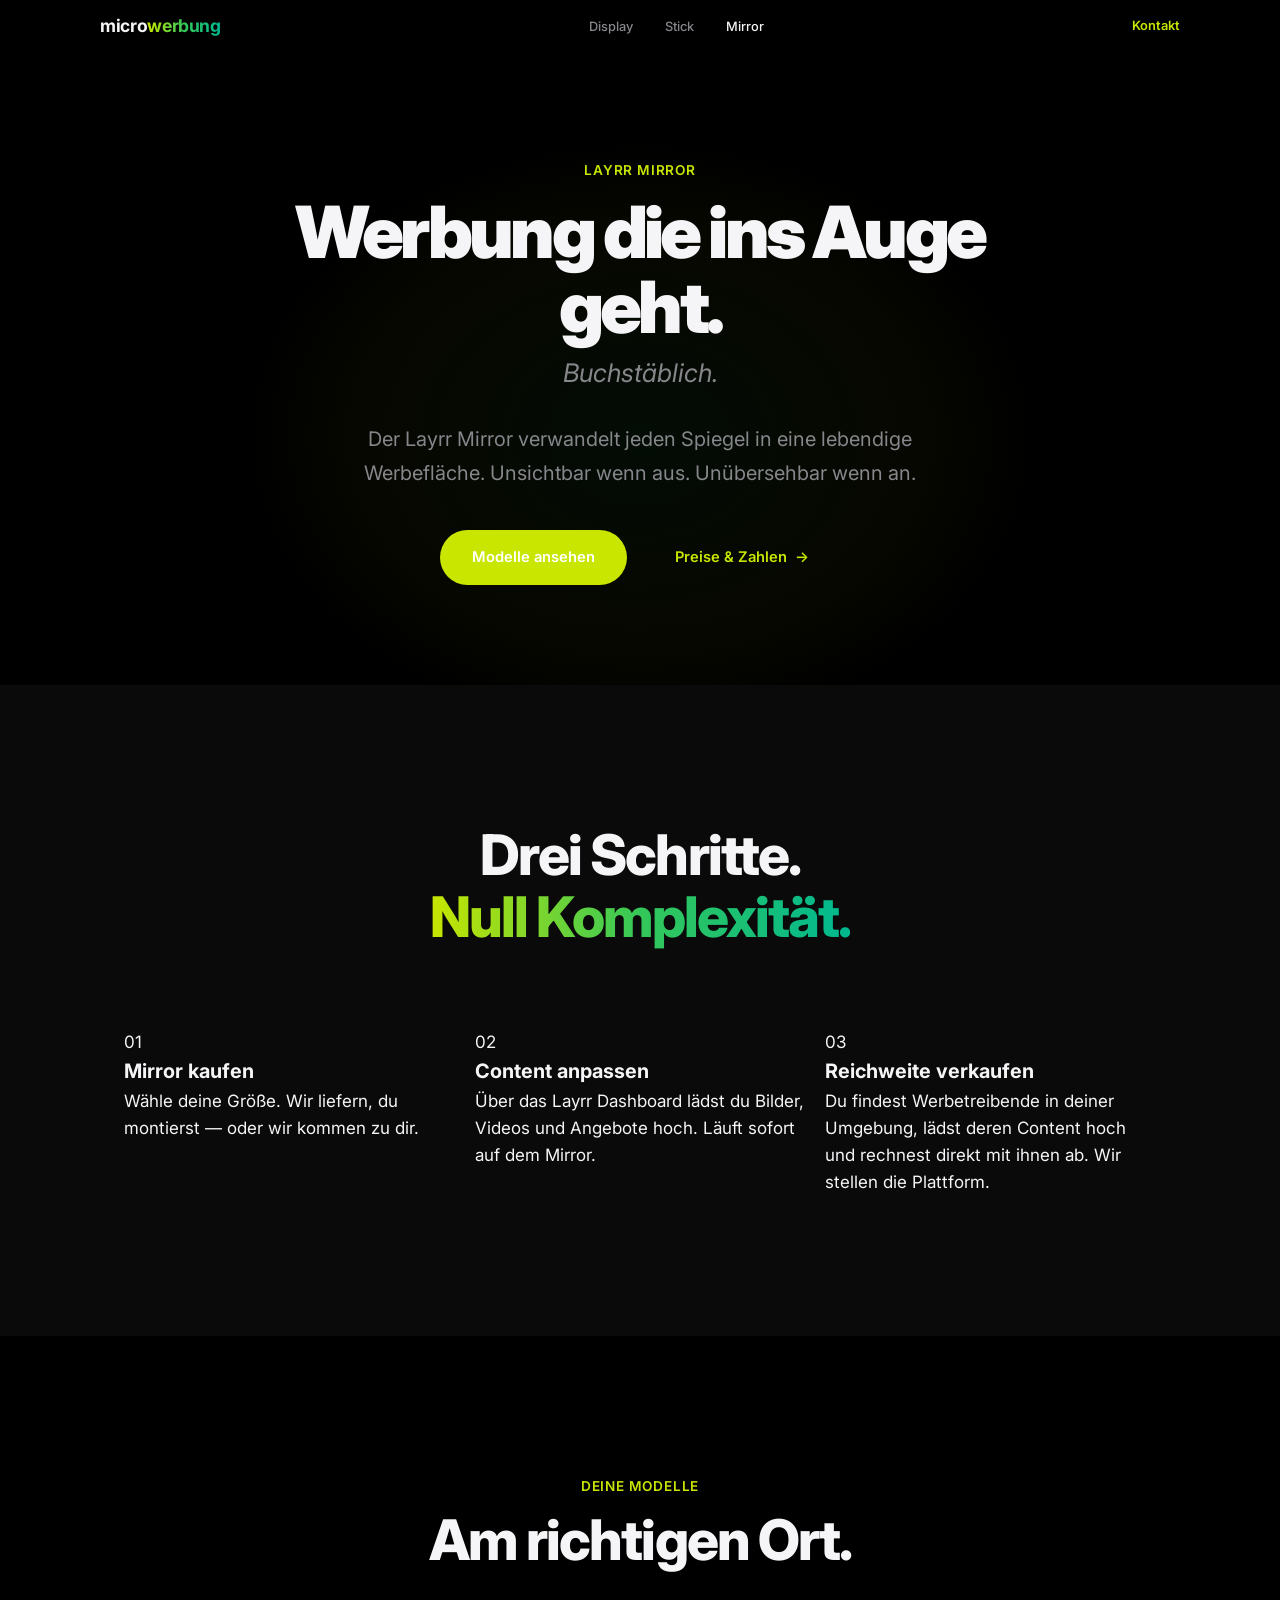
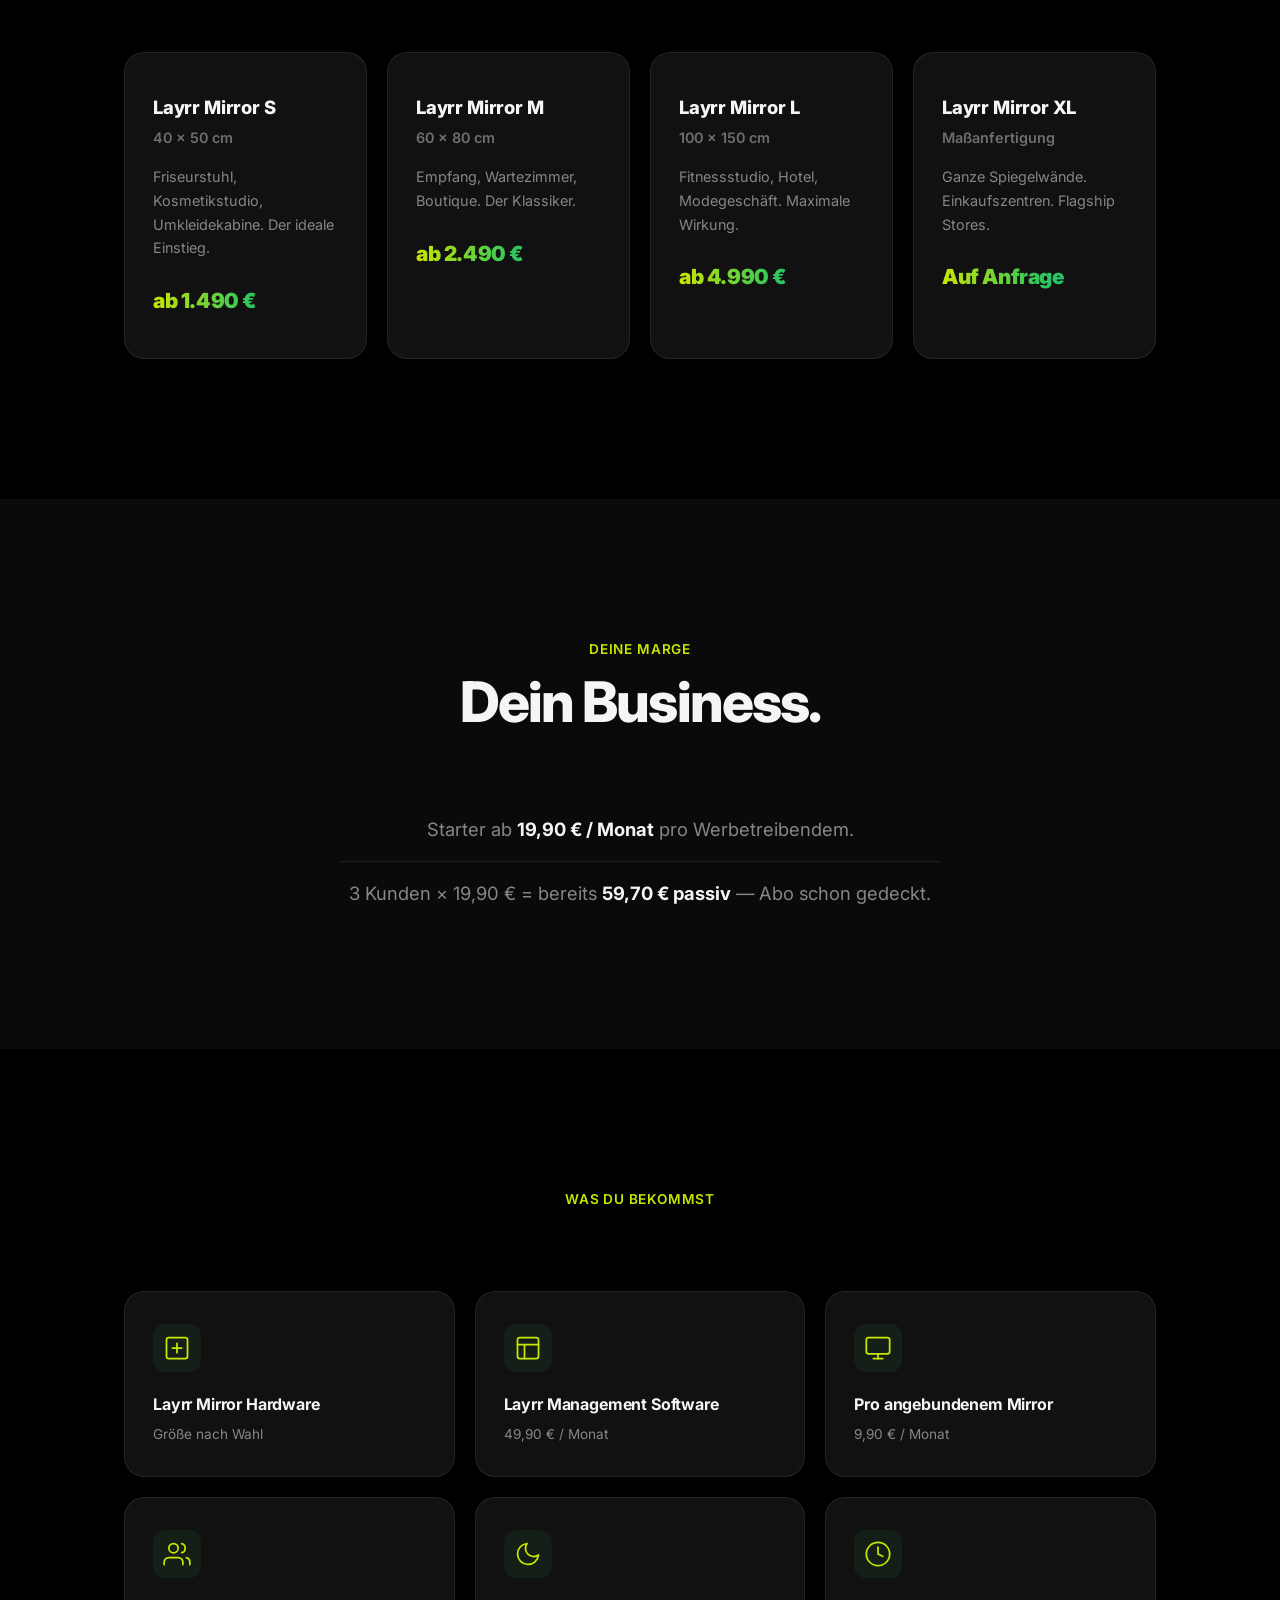
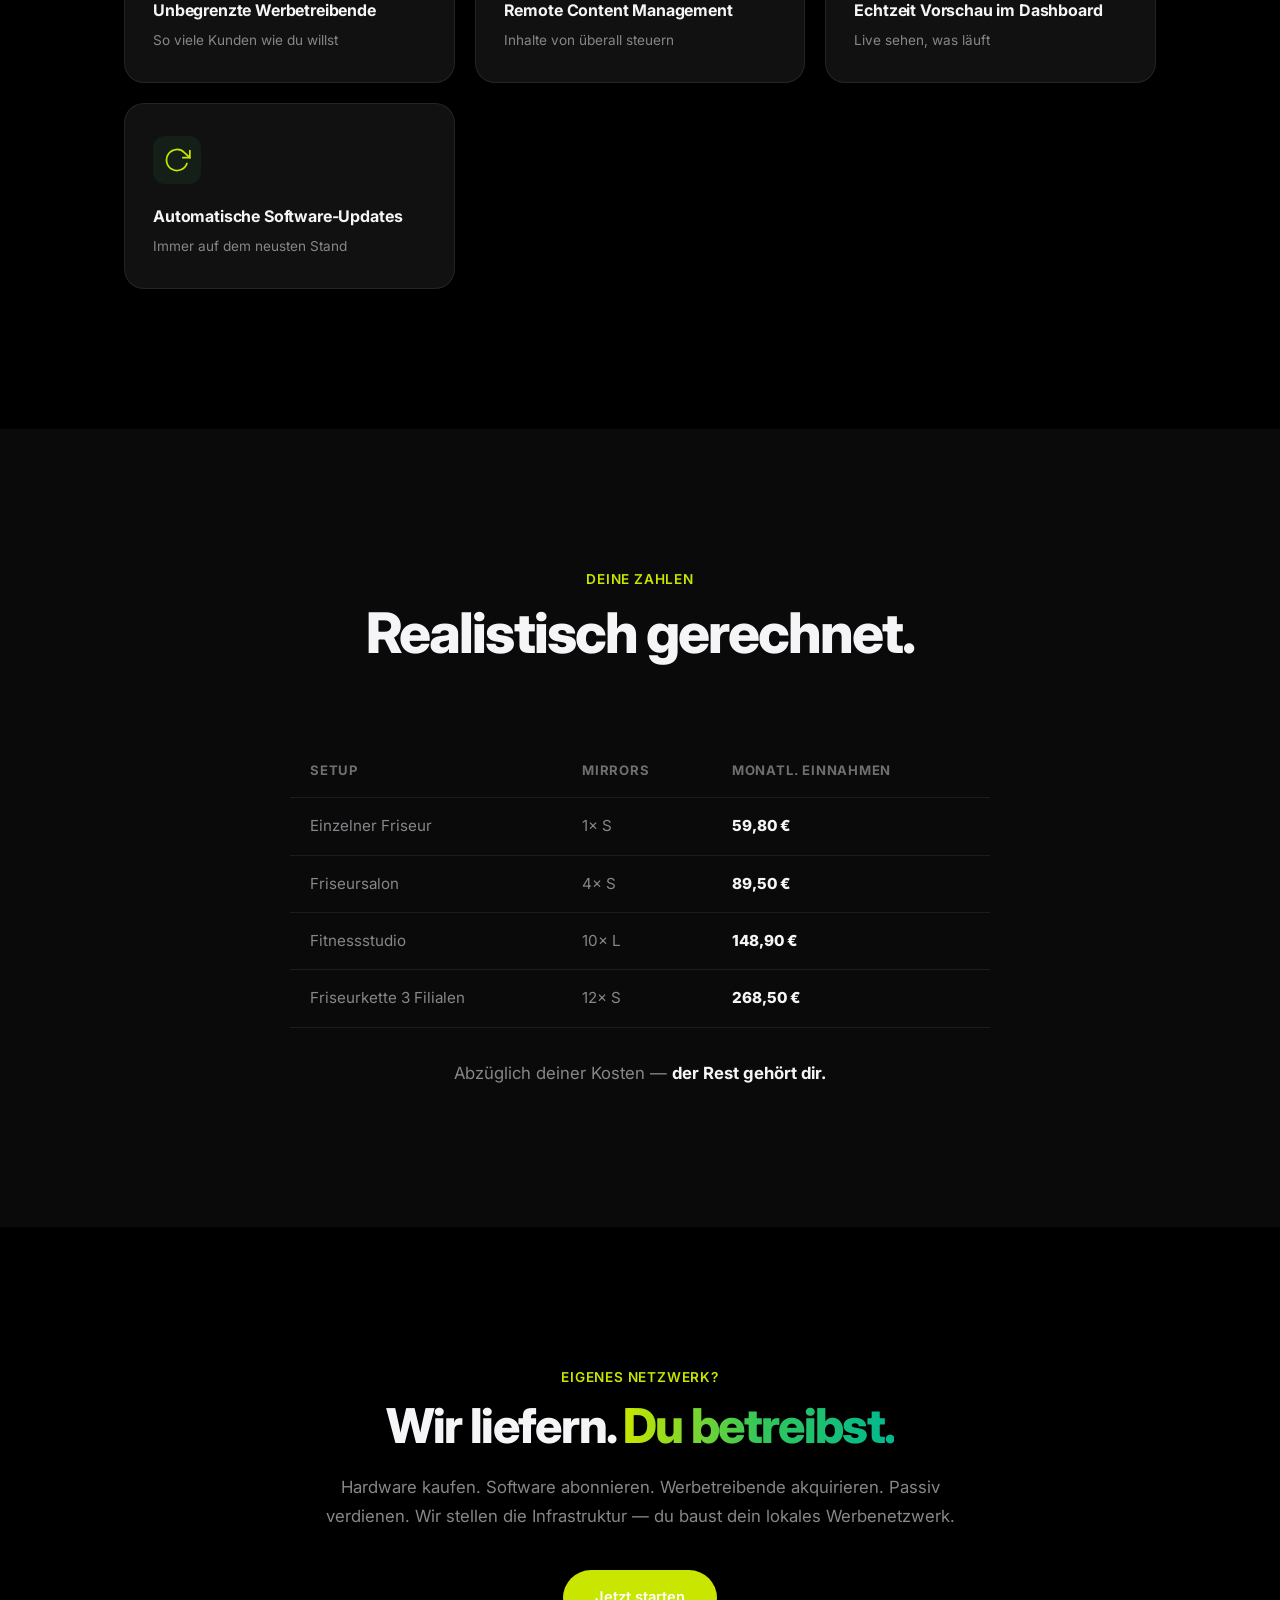
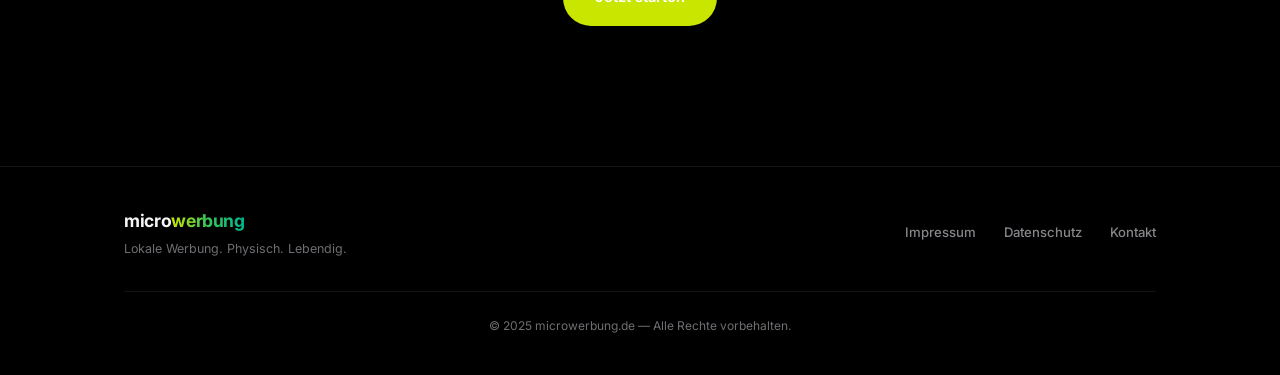
<file: mirror.html>
<!DOCTYPE html>
<html lang="de">
<head>
<meta charset="UTF-8">
<meta name="viewport" content="width=device-width, initial-scale=1.0">
<title>Layrr Mirror — Werbung die ins Auge geht.</title>
<meta name="description" content="Der Layrr Mirror verwandelt jeden Spiegel in eine lebendige Werbefläche. Unsichtbar wenn aus. Unübersehbar wenn an.">
<link rel="preconnect" href="https://fonts.googleapis.com">
<link rel="preconnect" href="https://fonts.gstatic.com" crossorigin>
<link href="https://fonts.googleapis.com/css2?family=Inter:wght@400;500;600;700;800;900&display=swap" rel="stylesheet">
<link rel="stylesheet" href="style.css">
<link rel="stylesheet" href="mirror.css">
</head>
<body>

<!-- Navigation -->
<nav>
<div class="nav-inner">
<a href="/" class="nav-logo">micro<span>werbung</span></a>
<ul class="nav-links">
<li><a href="/display.html">Display</a></li>
<li><a href="/stick.html">Stick</a></li>
<li><a href="/mirror.html" class="nav-link-active">Mirror</a></li>


</ul>
<a href="/#kontakt" class="nav-cta">Kontakt</a>
<button class="hamburger" onclick="document.querySelector('.mobile-menu').classList.toggle('open')" aria-label="Menü">
<span></span><span></span><span></span>
</button>
</div>
<div class="mobile-menu">
<a href="/display.html" onclick="this.parentElement.classList.remove('open')">Display</a>
<a href="/stick.html" onclick="this.parentElement.classList.remove('open')">Stick</a>
<a href="/mirror.html" onclick="this.parentElement.classList.remove('open')">Mirror</a>

<a href="/#kontakt" onclick="this.parentElement.classList.remove('open')">Kontakt</a>
</div>
</nav>

<!-- Hero -->
<section class="mirror-hero">
<div class="container">
<div class="mirror-hero-inner">
<p class="section-eyebrow reveal">Layrr Mirror</p>
<h1 class="reveal" style="--delay:.1s">Werbung die ins Auge geht.</h1>
<p class="mirror-hero-italic reveal" style="--delay:.15s">Buchstäblich.</p>
<p class="mirror-hero-sub reveal" style="--delay:.2s">Der Layrr Mirror verwandelt jeden Spiegel in eine lebendige Werbefläche. Unsichtbar wenn aus. Unübersehbar wenn an.</p>
<div class="mirror-hero-ctas reveal" style="--delay:.3s">
<a href="#modelle" class="btn btn-primary">Modelle ansehen</a>
<a href="#pricing" class="btn btn-secondary">Preise &amp; Zahlen <span class="arrow">&rarr;</span></a>
</div>
</div>
</div>
</section>

<!-- Drei Schritte -->
<section id="so-funktionierts" class="section-dark">
<div class="container">
<div class="section-header reveal" style="text-align:center">
<h2>Drei Schritte.<br><span class="gradient-text">Null Komplexität.</span></h2>
</div>
<div class="mirror-steps-grid">
<div class="step-card reveal" style="--delay:.1s">
<div class="step-number">01</div>
<h3>Mirror kaufen</h3>
<p>Wähle deine Größe. Wir liefern, du montierst — oder wir kommen zu dir.</p>
</div>
<div class="step-card reveal" style="--delay:.2s">
<div class="step-number">02</div>
<h3>Content anpassen</h3>
<p>Über das Layrr Dashboard lädst du Bilder, Videos und Angebote hoch. Läuft sofort auf dem Mirror.</p>
</div>
<div class="step-card reveal" style="--delay:.3s">
<div class="step-number">03</div>
<h3>Reichweite verkaufen</h3>
<p>Du findest Werbetreibende in deiner Umgebung, lädst deren Content hoch und rechnest direkt mit ihnen ab. Wir stellen die Plattform.</p>
</div>
</div>
</div>
</section>

<!-- Modelle -->
<section id="modelle">
<div class="container">
<div class="section-header reveal" style="text-align:center">
<p class="section-eyebrow">Deine Modelle</p>
<h2>Am richtigen Ort.</h2>
</div>
<div class="mirror-models-grid">
<div class="mirror-model-card reveal" style="--delay:.1s">
<h3>Layrr Mirror S</h3>
<p class="mirror-model-size">40 &times; 50 cm</p>
<p class="mirror-model-desc">Friseurstuhl, Kosmetikstudio, Umkleidekabine. Der ideale Einstieg.</p>
<div class="mirror-model-price">ab 1.490 &euro;</div>
</div>
<div class="mirror-model-card reveal" style="--delay:.2s">
<h3>Layrr Mirror M</h3>
<p class="mirror-model-size">60 &times; 80 cm</p>
<p class="mirror-model-desc">Empfang, Wartezimmer, Boutique. Der Klassiker.</p>
<div class="mirror-model-price">ab 2.490 &euro;</div>
</div>
<div class="mirror-model-card reveal" style="--delay:.3s">
<h3>Layrr Mirror L</h3>
<p class="mirror-model-size">100 &times; 150 cm</p>
<p class="mirror-model-desc">Fitnessstudio, Hotel, Modegeschäft. Maximale Wirkung.</p>
<div class="mirror-model-price">ab 4.990 &euro;</div>
</div>
<div class="mirror-model-card reveal" style="--delay:.4s">
<h3>Layrr Mirror XL</h3>
<p class="mirror-model-size">Maßanfertigung</p>
<p class="mirror-model-desc">Ganze Spiegelwände. Einkaufszentren. Flagship Stores.</p>
<div class="mirror-model-price">Auf Anfrage</div>
</div>
</div>
</div>
</section>

<!-- Pricing -->
<section id="pricing" class="section-dark">
<div class="container">
<div class="section-header reveal" style="text-align:center">
<p class="section-eyebrow">Deine Marge</p>
<h2>Dein Business.</h2>
</div>
<div class="mirror-pricing-highlight reveal">
<p>Starter ab <strong>19,90 &euro; / Monat</strong> pro Werbetreibendem.</p>
<p class="mirror-pricing-example">3 Kunden &times; 19,90 &euro; = bereits <strong>59,70 &euro; passiv</strong> — Abo schon gedeckt.</p>
</div>
</div>
</section>

<!-- Was du bekommst -->
<section id="lieferumfang">
<div class="container">
<div class="section-header reveal" style="text-align:center">
<p class="section-eyebrow">Was du bekommst</p>
</div>
<div class="mirror-included-grid">
<div class="mirror-included-item reveal" style="--delay:.05s">
<div class="mirror-included-icon">
<svg width="28" height="28" viewBox="0 0 24 24" fill="none" stroke="currentColor" stroke-width="1.5" stroke-linecap="round" stroke-linejoin="round"><rect x="3" y="3" width="18" height="18" rx="2"/><path d="M12 8v8"/><path d="M8 12h8"/></svg>
</div>
<h3>Layrr Mirror Hardware</h3>
<p>Größe nach Wahl</p>
</div>
<div class="mirror-included-item reveal" style="--delay:.1s">
<div class="mirror-included-icon">
<svg width="28" height="28" viewBox="0 0 24 24" fill="none" stroke="currentColor" stroke-width="1.5" stroke-linecap="round" stroke-linejoin="round"><rect x="3" y="3" width="18" height="18" rx="2"/><path d="M3 9h18"/><path d="M9 21V9"/></svg>
</div>
<h3>Layrr Management Software</h3>
<p>49,90 &euro; / Monat</p>
</div>
<div class="mirror-included-item reveal" style="--delay:.15s">
<div class="mirror-included-icon">
<svg width="28" height="28" viewBox="0 0 24 24" fill="none" stroke="currentColor" stroke-width="1.5" stroke-linecap="round" stroke-linejoin="round"><rect x="2" y="3" width="20" height="14" rx="2"/><line x1="8" y1="21" x2="16" y2="21"/><line x1="12" y1="17" x2="12" y2="21"/></svg>
</div>
<h3>Pro angebundenem Mirror</h3>
<p>9,90 &euro; / Monat</p>
</div>
<div class="mirror-included-item reveal" style="--delay:.2s">
<div class="mirror-included-icon">
<svg width="28" height="28" viewBox="0 0 24 24" fill="none" stroke="currentColor" stroke-width="1.5" stroke-linecap="round" stroke-linejoin="round"><path d="M17 21v-2a4 4 0 0 0-4-4H5a4 4 0 0 0-4 4v2"/><circle cx="9" cy="7" r="4"/><path d="M23 21v-2a4 4 0 0 0-3-3.87"/><path d="M16 3.13a4 4 0 0 1 0 7.75"/></svg>
</div>
<h3>Unbegrenzte Werbetreibende</h3>
<p>So viele Kunden wie du willst</p>
</div>
<div class="mirror-included-item reveal" style="--delay:.25s">
<div class="mirror-included-icon">
<svg width="28" height="28" viewBox="0 0 24 24" fill="none" stroke="currentColor" stroke-width="1.5" stroke-linecap="round" stroke-linejoin="round"><path d="M21 12.79A9 9 0 1 1 11.21 3 7 7 0 0 0 21 12.79z"/></svg>
</div>
<h3>Remote Content Management</h3>
<p>Inhalte von überall steuern</p>
</div>
<div class="mirror-included-item reveal" style="--delay:.3s">
<div class="mirror-included-icon">
<svg width="28" height="28" viewBox="0 0 24 24" fill="none" stroke="currentColor" stroke-width="1.5" stroke-linecap="round" stroke-linejoin="round"><circle cx="12" cy="12" r="10"/><path d="M12 6v6l4 2"/></svg>
</div>
<h3>Echtzeit Vorschau im Dashboard</h3>
<p>Live sehen, was läuft</p>
</div>
<div class="mirror-included-item reveal" style="--delay:.35s">
<div class="mirror-included-icon">
<svg width="28" height="28" viewBox="0 0 24 24" fill="none" stroke="currentColor" stroke-width="1.5" stroke-linecap="round" stroke-linejoin="round"><polyline points="23 4 23 10 17 10"/><path d="M20.49 15a9 9 0 1 1-2.12-9.36L23 10"/></svg>
</div>
<h3>Automatische Software-Updates</h3>
<p>Immer auf dem neusten Stand</p>
</div>
</div>
</div>
</section>

<!-- Deine Zahlen -->
<section id="zahlen" class="section-dark">
<div class="container">
<div class="section-header reveal" style="text-align:center">
<p class="section-eyebrow">Deine Zahlen</p>
<h2>Realistisch gerechnet.</h2>
</div>
<div class="mirror-calc-table reveal">
<table>
<thead>
<tr>
<th>Setup</th>
<th>Mirrors</th>
<th>Monatl. Einnahmen</th>
</tr>
</thead>
<tbody>
<tr>
<td>Einzelner Friseur</td>
<td>1&times; S</td>
<td><strong>59,80 &euro;</strong></td>
</tr>
<tr>
<td>Friseursalon</td>
<td>4&times; S</td>
<td><strong>89,50 &euro;</strong></td>
</tr>
<tr>
<td>Fitnessstudio</td>
<td>10&times; L</td>
<td><strong>148,90 &euro;</strong></td>
</tr>
<tr>
<td>Friseurkette 3 Filialen</td>
<td>12&times; S</td>
<td><strong>268,50 &euro;</strong></td>
</tr>
</tbody>
</table>
</div>
<p class="mirror-calc-note reveal" style="--delay:.1s">Abzüglich deiner Kosten — <strong>der Rest gehört dir.</strong></p>
</div>
</section>

<!-- Eigenes Netzwerk -->
<section id="netzwerk">
<div class="container">
<div class="mirror-network reveal">
<p class="section-eyebrow">Eigenes Netzwerk?</p>
<h2>Wir liefern. <span class="gradient-text">Du betreibst.</span></h2>
<p class="mirror-network-desc">Hardware kaufen. Software abonnieren. Werbetreibende akquirieren. Passiv verdienen. Wir stellen die Infrastruktur — du baust dein lokales Werbenetzwerk.</p>
<a href="/#kontakt" class="btn btn-primary" style="margin-top:40px">Jetzt starten</a>
</div>
</div>
</section>

<!-- Footer -->
<footer>
<div class="container">
<div class="footer-inner">
<div class="footer-brand">
<a href="/" class="nav-logo">micro<span>werbung</span></a>
<p>Lokale Werbung. Physisch. Lebendig.</p>
</div>
<div class="footer-links">
<a href="#">Impressum</a>
<a href="#">Datenschutz</a>
<a href="mailto:hallo@microwerbung.de">Kontakt</a>
</div>
</div>
<div class="footer-bottom">
<p>&copy; 2025 microwerbung.de — Alle Rechte vorbehalten.</p>
</div>
</div>
</footer>

<script>
const observer = new IntersectionObserver((entries) => {
  entries.forEach(entry => {
    if (entry.isIntersecting) {
      entry.target.classList.add('visible');
    }
  });
}, { threshold: 0.08, rootMargin: '0px 0px -60px 0px' });

document.querySelectorAll('.reveal').forEach(el => observer.observe(el));

document.querySelectorAll('a[href^="#"]').forEach(a => {
  a.addEventListener('click', e => {
    const target = document.querySelector(a.getAttribute('href'));
    if (target) {
      e.preventDefault();
      target.scrollIntoView({ behavior: 'smooth' });
    }
  });
});

const nav = document.querySelector('nav');
window.addEventListener('scroll', () => {
  nav.classList.toggle('scrolled', window.scrollY > 50);
});
</script>

</body>
</html>
</file>
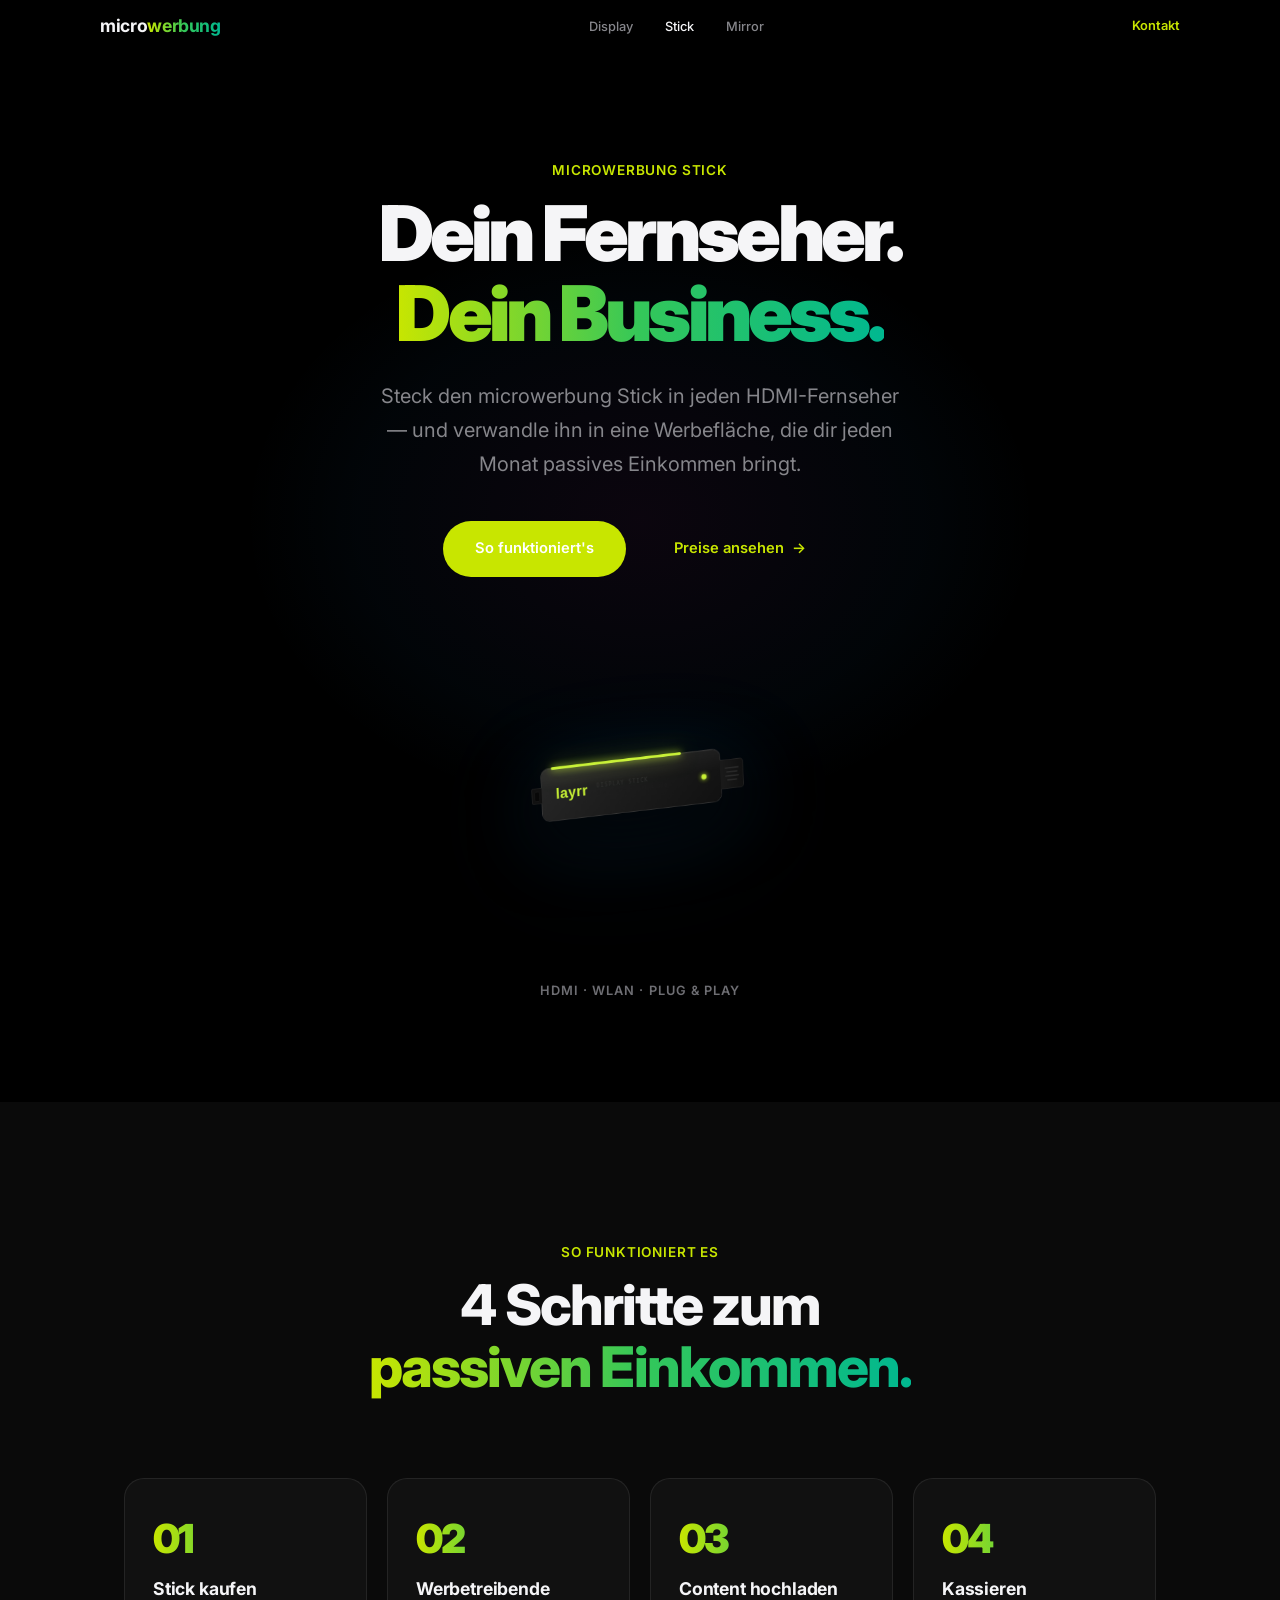
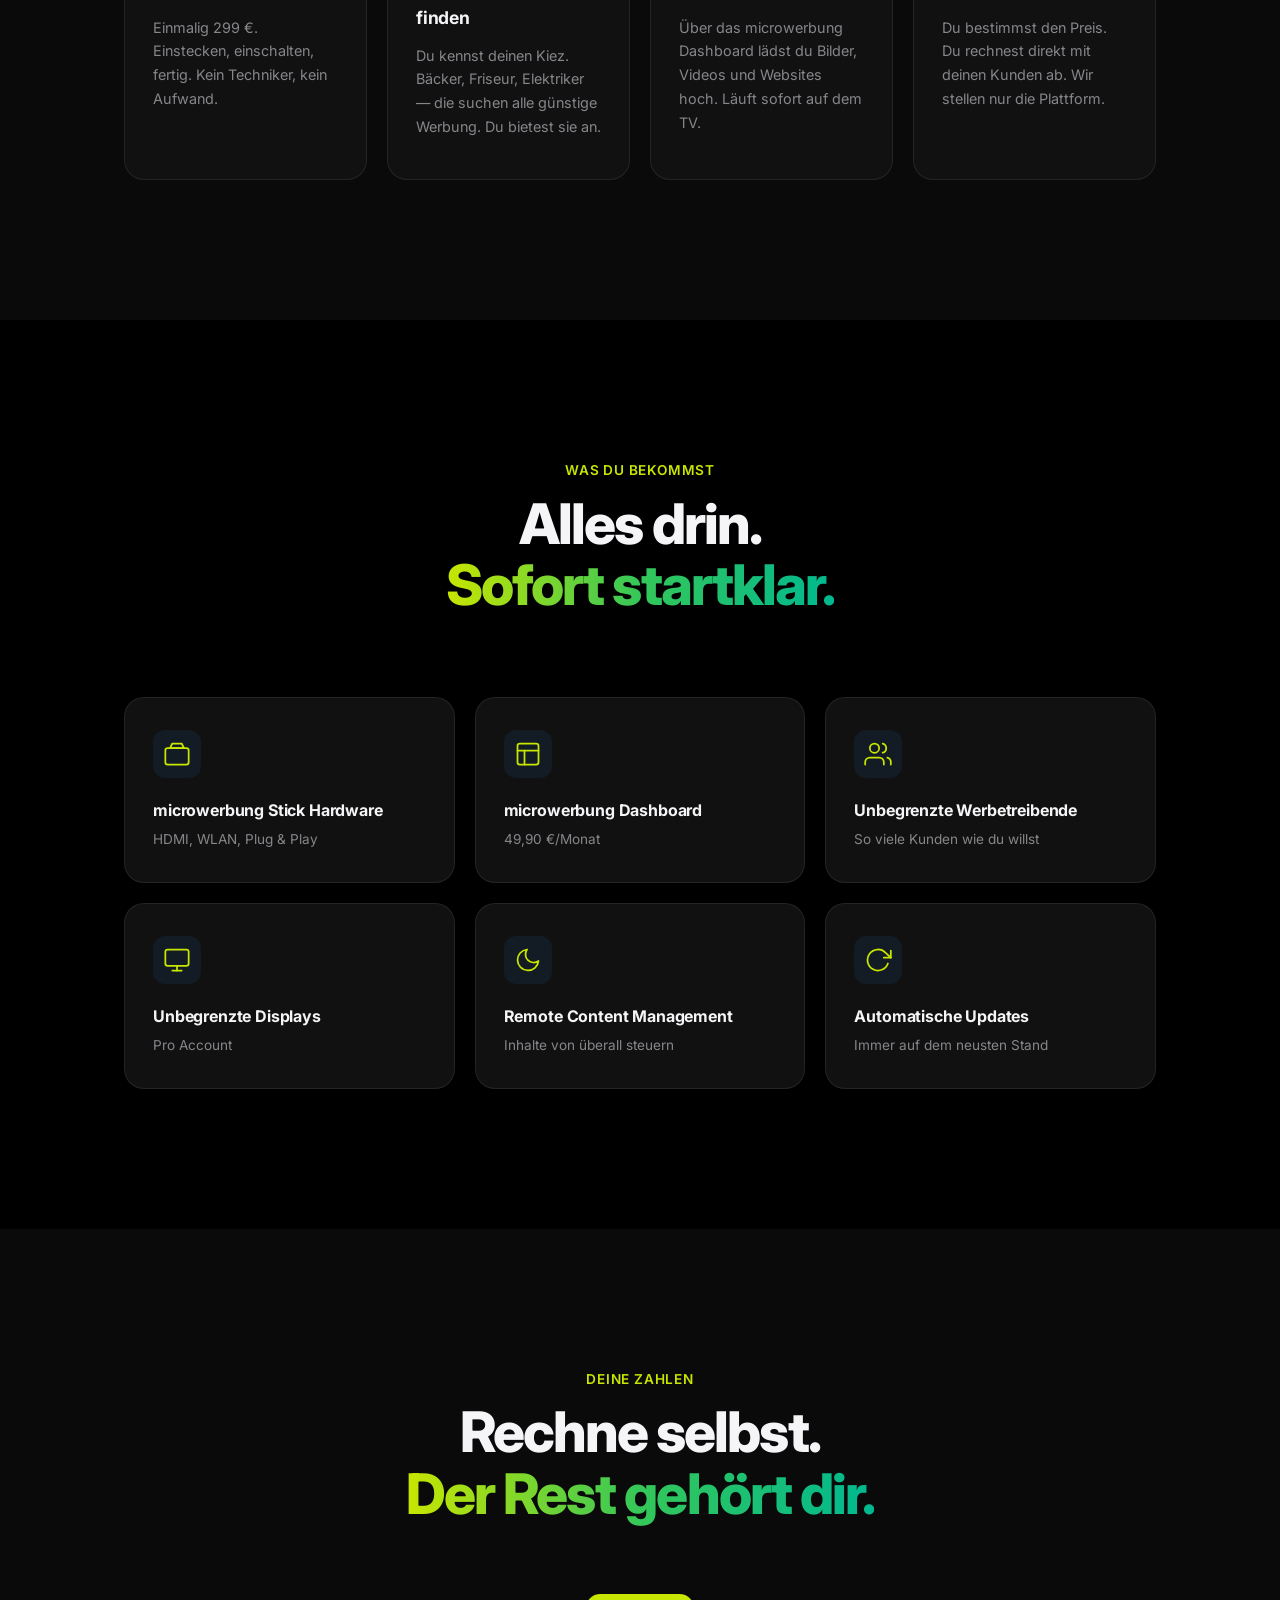
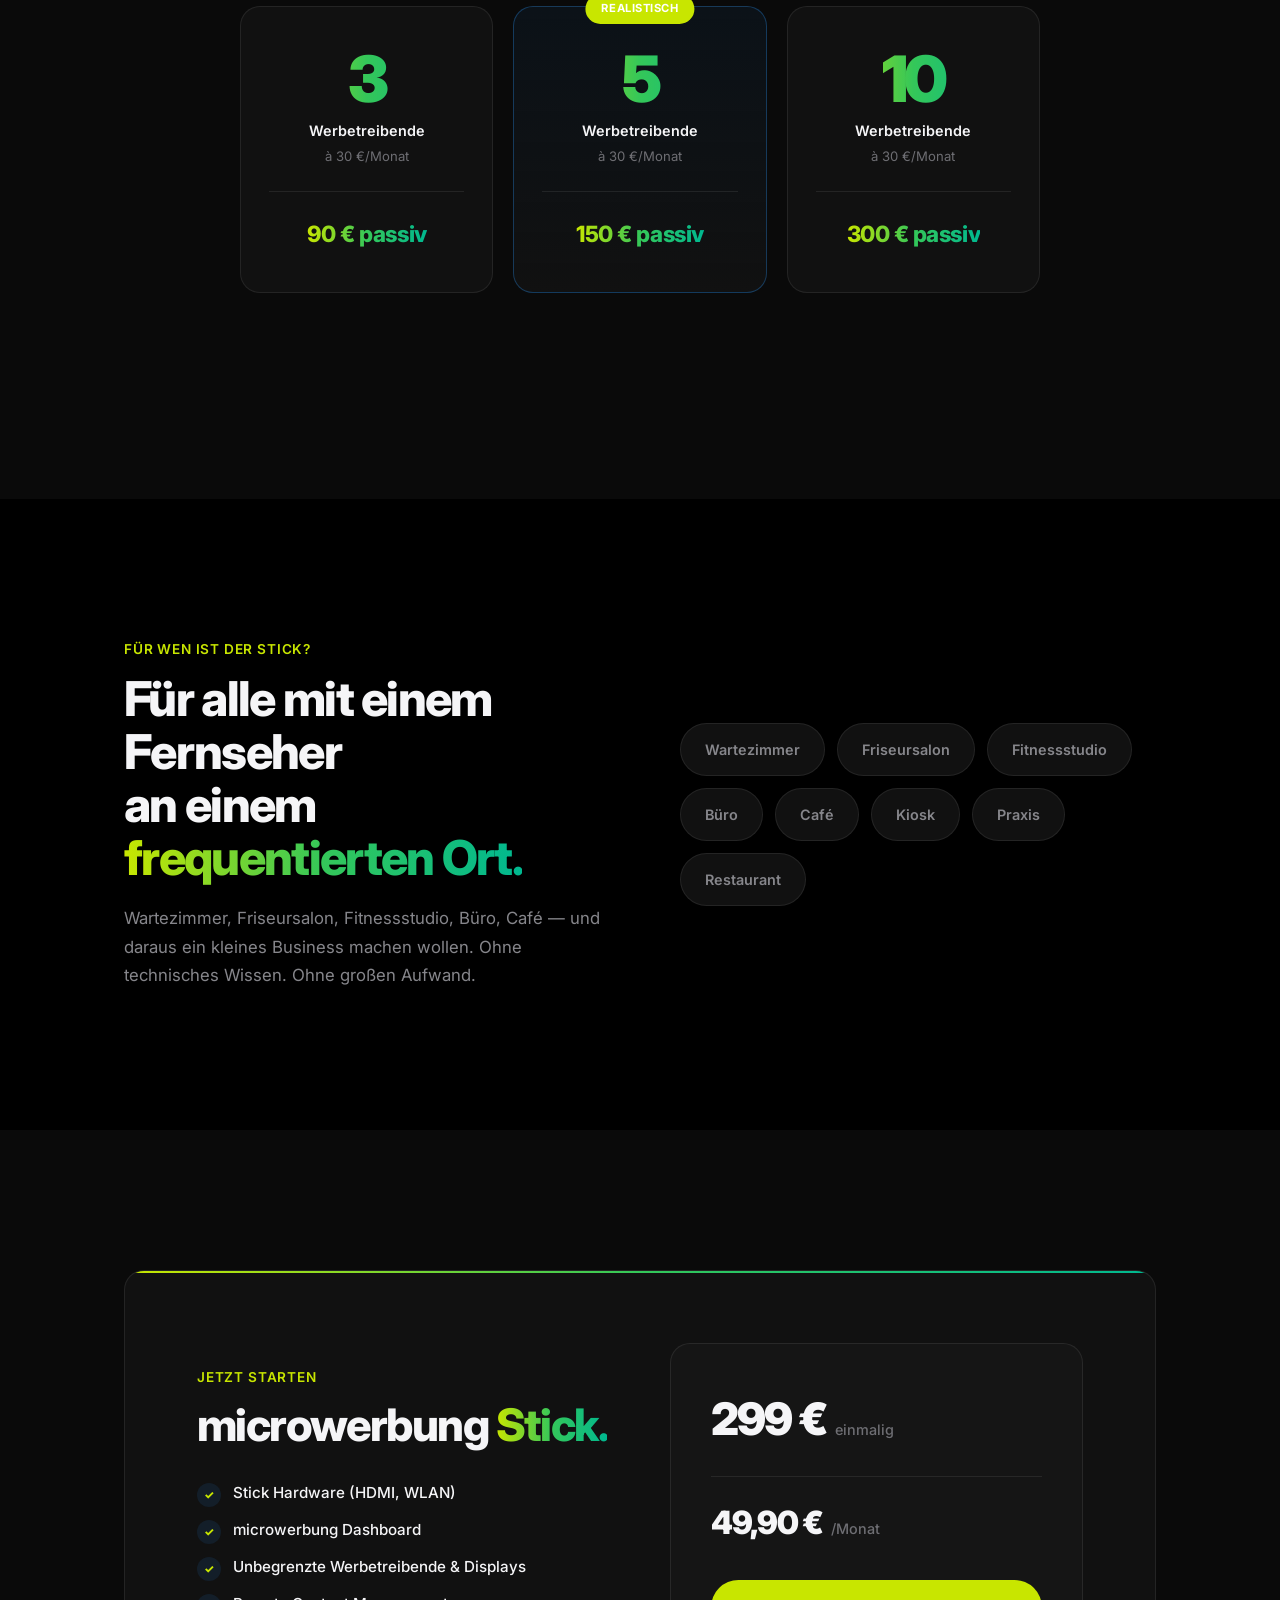
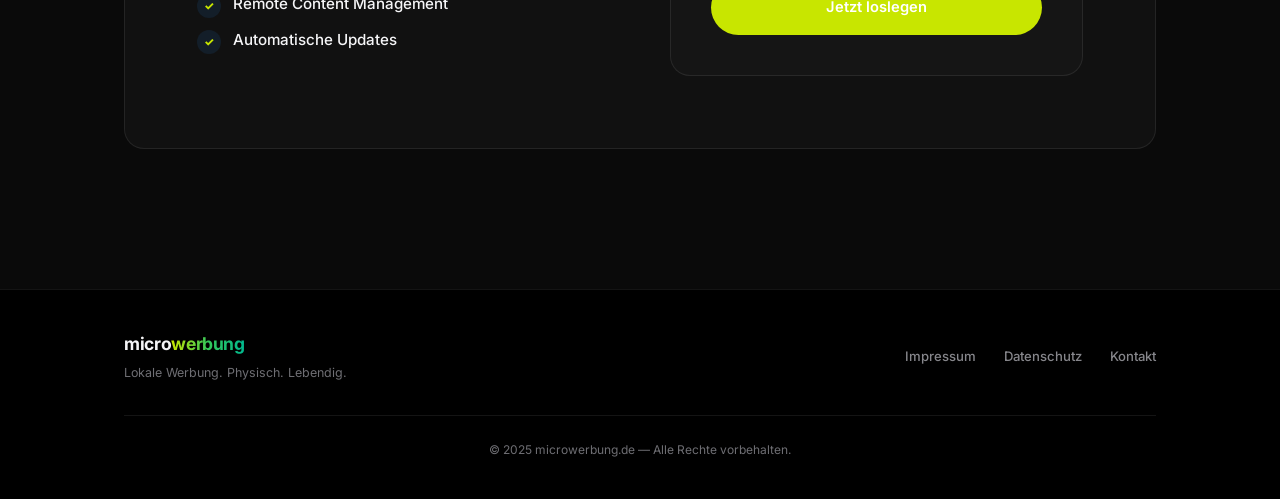
<file: stick.html>
<!DOCTYPE html>
<html lang="de">
<head>
<meta charset="UTF-8">
<meta name="viewport" content="width=device-width, initial-scale=1.0">
<title>microwerbung Stick — Dein Fernseher. Dein Business.</title>
<meta name="description" content="Steck den microwerbung Stick in jeden HDMI-Fernseher und verwandle ihn in eine Werbefläche mit passivem Einkommen. Ab 299 €.">
<link rel="preconnect" href="https://fonts.googleapis.com">
<link rel="preconnect" href="https://fonts.gstatic.com" crossorigin>
<link href="https://fonts.googleapis.com/css2?family=Inter:wght@400;500;600;700;800;900&display=swap" rel="stylesheet">
<link rel="stylesheet" href="style.css">
<link rel="stylesheet" href="stick.css">
</head>
<body>

<!-- Navigation -->
<nav>
<div class="nav-inner">
<a href="/" class="nav-logo">micro<span>werbung</span></a>
<ul class="nav-links">
<li><a href="/display.html">Display</a></li>
<li><a href="/stick.html" class="nav-link-active">Stick</a></li>
<li><a href="/mirror.html">Mirror</a></li>


</ul>
<a href="/#kontakt" class="nav-cta">Kontakt</a>
<button class="hamburger" onclick="document.querySelector('.mobile-menu').classList.toggle('open')" aria-label="Menü">
<span></span><span></span><span></span>
</button>
</div>
<div class="mobile-menu">
<a href="/display.html" onclick="this.parentElement.classList.remove('open')">Display</a>
<a href="/stick.html" onclick="this.parentElement.classList.remove('open')">Stick</a>
<a href="/mirror.html" onclick="this.parentElement.classList.remove('open')">Mirror</a>

<a href="/#kontakt" onclick="this.parentElement.classList.remove('open')">Kontakt</a>
</div>
</nav>

<!-- Hero -->
<section class="stick-hero">
<div class="container">
<div class="stick-hero-inner">
<p class="section-eyebrow reveal">microwerbung Stick</p>
<h1 class="reveal" style="--delay:.1s">Dein Fernseher.<br><span class="gradient-text">Dein Business.</span></h1>
<p class="stick-hero-sub reveal" style="--delay:.2s">Steck den microwerbung Stick in jeden HDMI-Fernseher — und verwandle ihn in eine Werbefläche, die dir jeden Monat passives Einkommen bringt.</p>
<div class="stick-hero-ctas reveal" style="--delay:.3s">
<a href="#so-funktionierts" class="btn btn-primary">So funktioniert's</a>
<a href="#pricing" class="btn btn-secondary">Preise ansehen <span class="arrow">&rarr;</span></a>
</div>
</div>
<!-- Stick Visual -->
<div class="stick-visual reveal" style="--delay:.25s">
<div class="stick-mockup">
<img src="IMG_0645.png" alt="microwerbung Stick — HDMI Plug & Play Werbe-Stick" class="stick-product-img">
<p class="stick-caption">HDMI · WLAN · Plug & Play</p>
</div>
</div>
</div>
</section>

<!-- So funktioniert es -->
<section id="so-funktionierts" class="section-dark">
<div class="container">
<div class="section-header reveal" style="text-align:center">
<p class="section-eyebrow">So funktioniert es</p>
<h2>4 Schritte zum<br><span class="gradient-text">passiven Einkommen.</span></h2>
</div>
<div class="steps-grid">
<div class="step-card reveal" style="--delay:.1s">
<div class="step-number">01</div>
<h3>Stick kaufen</h3>
<p>Einmalig 299 €. Einstecken, einschalten, fertig. Kein Techniker, kein Aufwand.</p>
</div>
<div class="step-card reveal" style="--delay:.2s">
<div class="step-number">02</div>
<h3>Werbetreibende finden</h3>
<p>Du kennst deinen Kiez. Bäcker, Friseur, Elektriker — die suchen alle günstige Werbung. Du bietest sie an.</p>
</div>
<div class="step-card reveal" style="--delay:.3s">
<div class="step-number">03</div>
<h3>Content hochladen</h3>
<p>Über das microwerbung Dashboard lädst du Bilder, Videos und Websites hoch. Läuft sofort auf dem TV.</p>
</div>
<div class="step-card reveal" style="--delay:.4s">
<div class="step-number">04</div>
<h3>Kassieren</h3>
<p>Du bestimmst den Preis. Du rechnest direkt mit deinen Kunden ab. Wir stellen nur die Plattform.</p>
</div>
</div>
</div>
</section>

<!-- Was du bekommst -->
<section id="lieferumfang">
<div class="container">
<div class="section-header reveal" style="text-align:center">
<p class="section-eyebrow">Was du bekommst</p>
<h2>Alles drin.<br><span class="gradient-text">Sofort startklar.</span></h2>
</div>
<div class="included-grid">
<div class="included-item reveal" style="--delay:.1s">
<div class="included-icon">
<svg width="28" height="28" viewBox="0 0 24 24" fill="none" stroke="currentColor" stroke-width="1.5" stroke-linecap="round" stroke-linejoin="round"><rect x="2" y="7" width="20" height="14" rx="2"/><path d="M16 3h-8l-2 4h12z"/></svg>
</div>
<h3>microwerbung Stick Hardware</h3>
<p>HDMI, WLAN, Plug & Play</p>
</div>
<div class="included-item reveal" style="--delay:.15s">
<div class="included-icon">
<svg width="28" height="28" viewBox="0 0 24 24" fill="none" stroke="currentColor" stroke-width="1.5" stroke-linecap="round" stroke-linejoin="round"><rect x="3" y="3" width="18" height="18" rx="2"/><path d="M3 9h18"/><path d="M9 21V9"/></svg>
</div>
<h3>microwerbung Dashboard</h3>
<p>49,90 €/Monat</p>
</div>
<div class="included-item reveal" style="--delay:.2s">
<div class="included-icon">
<svg width="28" height="28" viewBox="0 0 24 24" fill="none" stroke="currentColor" stroke-width="1.5" stroke-linecap="round" stroke-linejoin="round"><path d="M17 21v-2a4 4 0 0 0-4-4H5a4 4 0 0 0-4 4v2"/><circle cx="9" cy="7" r="4"/><path d="M23 21v-2a4 4 0 0 0-3-3.87"/><path d="M16 3.13a4 4 0 0 1 0 7.75"/></svg>
</div>
<h3>Unbegrenzte Werbetreibende</h3>
<p>So viele Kunden wie du willst</p>
</div>
<div class="included-item reveal" style="--delay:.25s">
<div class="included-icon">
<svg width="28" height="28" viewBox="0 0 24 24" fill="none" stroke="currentColor" stroke-width="1.5" stroke-linecap="round" stroke-linejoin="round"><rect x="2" y="3" width="20" height="14" rx="2"/><line x1="8" y1="21" x2="16" y2="21"/><line x1="12" y1="17" x2="12" y2="21"/></svg>
</div>
<h3>Unbegrenzte Displays</h3>
<p>Pro Account</p>
</div>
<div class="included-item reveal" style="--delay:.3s">
<div class="included-icon">
<svg width="28" height="28" viewBox="0 0 24 24" fill="none" stroke="currentColor" stroke-width="1.5" stroke-linecap="round" stroke-linejoin="round"><path d="M21 12.79A9 9 0 1 1 11.21 3 7 7 0 0 0 21 12.79z"/></svg>
</div>
<h3>Remote Content Management</h3>
<p>Inhalte von überall steuern</p>
</div>
<div class="included-item reveal" style="--delay:.35s">
<div class="included-icon">
<svg width="28" height="28" viewBox="0 0 24 24" fill="none" stroke="currentColor" stroke-width="1.5" stroke-linecap="round" stroke-linejoin="round"><polyline points="23 4 23 10 17 10"/><path d="M20.49 15a9 9 0 1 1-2.12-9.36L23 10"/></svg>
</div>
<h3>Automatische Updates</h3>
<p>Immer auf dem neusten Stand</p>
</div>
</div>
</div>
</section>

<!-- Deine Zahlen -->
<section id="zahlen" class="section-dark">
<div class="container">
<div class="section-header reveal" style="text-align:center">
<p class="section-eyebrow">Deine Zahlen</p>
<h2>Rechne selbst.<br><span class="gradient-text">Der Rest gehört dir.</span></h2>
</div>
<div class="calc-grid">
<div class="calc-card reveal" style="--delay:.1s">
<div class="calc-clients">3</div>
<p class="calc-label">Werbetreibende</p>
<p class="calc-detail">à 30 €/Monat</p>
<div class="calc-divider"></div>
<div class="calc-result"><span class="gradient-text">90 € passiv</span></div>
</div>
<div class="calc-card featured reveal" style="--delay:.2s">
<div class="pricing-badge">Realistisch</div>
<div class="calc-clients">5</div>
<p class="calc-label">Werbetreibende</p>
<p class="calc-detail">à 30 €/Monat</p>
<div class="calc-divider"></div>
<div class="calc-result"><span class="gradient-text">150 € passiv</span></div>
</div>
<div class="calc-card reveal" style="--delay:.3s">
<div class="calc-clients">10</div>
<p class="calc-label">Werbetreibende</p>
<p class="calc-detail">à 30 €/Monat</p>
<div class="calc-divider"></div>
<div class="calc-result"><span class="gradient-text">300 € passiv</span></div>
</div>
</div>
<p class="calc-note reveal" style="--delay:.4s">Abzüglich 49,90 € Plattform — <strong>der Rest gehört dir.</strong></p>
</div>
</section>

<!-- Für wen -->
<section id="zielgruppe">
<div class="container">
<div class="target-layout reveal">
<div class="target-content">
<p class="section-eyebrow">Für wen ist der Stick?</p>
<h2>Für alle mit einem Fernseher<br>an einem <span class="gradient-text">frequentierten Ort.</span></h2>
<p class="target-desc">Wartezimmer, Friseursalon, Fitnessstudio, Büro, Café — und daraus ein kleines Business machen wollen. Ohne technisches Wissen. Ohne großen Aufwand.</p>
</div>
<div class="target-tags">
<span class="target-tag reveal" style="--delay:.1s">Wartezimmer</span>
<span class="target-tag reveal" style="--delay:.15s">Friseursalon</span>
<span class="target-tag reveal" style="--delay:.2s">Fitnessstudio</span>
<span class="target-tag reveal" style="--delay:.25s">Büro</span>
<span class="target-tag reveal" style="--delay:.3s">Café</span>
<span class="target-tag reveal" style="--delay:.35s">Kiosk</span>
<span class="target-tag reveal" style="--delay:.4s">Praxis</span>
<span class="target-tag reveal" style="--delay:.45s">Restaurant</span>
</div>
</div>
</div>
</section>

<!-- Pricing / CTA -->
<section id="pricing" class="section-dark">
<div class="container">
<div class="stick-pricing-card reveal">
<div class="stick-pricing-inner">
<div class="stick-pricing-left">
<p class="section-eyebrow">Jetzt starten</p>
<h2>microwerbung <span class="gradient-text">Stick.</span></h2>
<ul class="check-list">
<li>Stick Hardware (HDMI, WLAN)</li>
<li>microwerbung Dashboard</li>
<li>Unbegrenzte Werbetreibende & Displays</li>
<li>Remote Content Management</li>
<li>Automatische Updates</li>
</ul>
</div>
<div class="stick-pricing-right">
<div class="stick-price-box">
<div class="stick-price-row">
<span class="stick-price-amount">299 €</span>
<span class="stick-price-period">einmalig</span>
</div>
<div class="stick-price-divider"></div>
<div class="stick-price-row">
<span class="stick-price-amount stick-price-monthly">49,90 €</span>
<span class="stick-price-period">/Monat</span>
</div>
<a href="/#kontakt" class="btn btn-primary btn-full" style="margin-top:32px">Jetzt loslegen</a>
</div>
</div>
</div>
</div>
</div>
</section>

<!-- Footer -->
<footer>
<div class="container">
<div class="footer-inner">
<div class="footer-brand">
<a href="/" class="nav-logo">micro<span>werbung</span></a>
<p>Lokale Werbung. Physisch. Lebendig.</p>
</div>
<div class="footer-links">
<a href="#">Impressum</a>
<a href="#">Datenschutz</a>
<a href="mailto:hallo@microwerbung.de">Kontakt</a>
</div>
</div>
<div class="footer-bottom">
<p>&copy; 2025 microwerbung.de — Alle Rechte vorbehalten.</p>
</div>
</div>
</footer>

<script>
const observer = new IntersectionObserver((entries) => {
  entries.forEach(entry => {
    if (entry.isIntersecting) {
      entry.target.classList.add('visible');
    }
  });
}, { threshold: 0.08, rootMargin: '0px 0px -60px 0px' });

document.querySelectorAll('.reveal').forEach(el => observer.observe(el));

document.querySelectorAll('a[href^="#"]').forEach(a => {
  a.addEventListener('click', e => {
    const target = document.querySelector(a.getAttribute('href'));
    if (target) {
      e.preventDefault();
      target.scrollIntoView({ behavior: 'smooth' });
    }
  });
});

const nav = document.querySelector('nav');
window.addEventListener('scroll', () => {
  nav.classList.toggle('scrolled', window.scrollY > 50);
});
</script>

</body>
</html>
</file>
<file: style.css>
/* ═══════════════════════════════════════════
   microwerbung — Apple-inspired Design
   Clean. Precise. Premium.
   ═══════════════════════════════════════════ */

*, *::before, *::after { margin: 0; padding: 0; box-sizing: border-box; }

:root {
  --bg: #000000;
  --bg-alt: #0a0a0a;
  --bg-card: #111111;
  --text: #f5f5f7;
  --text-secondary: #86868b;
  --text-tertiary: #6e6e73;
  --border: rgba(255,255,255,.08);
  --border-hover: rgba(255,255,255,.16);

  --blue: #c8e600;
  --purple: #34c759;
  --pink: #00b890;
  --gradient: linear-gradient(90deg, #c8e600, #34c759, #00b890);

  --font: 'Inter', -apple-system, BlinkMacSystemFont, 'Segoe UI', sans-serif;
  --radius: 20px;
  --radius-sm: 12px;
  --ease: cubic-bezier(.25,.1,.25,1);
  --ease-spring: cubic-bezier(.34,1.56,.64,1);
}

html { scroll-behavior: smooth; }
body {
  background: var(--bg);
  color: var(--text);
  font-family: var(--font);
  font-size: 17px;
  line-height: 1.6;
  overflow-x: hidden;
  -webkit-font-smoothing: antialiased;
  -moz-osx-font-smoothing: grayscale;
}

::selection { background: var(--blue); color: #fff; }

.container { max-width: 1080px; margin: 0 auto; padding: 0 24px; }

/* ═══ Reveal Animations ═══ */
.reveal {
  opacity: 0;
  transform: translateY(30px);
  transition:
    opacity .8s var(--ease),
    transform .8s var(--ease);
  transition-delay: var(--delay, 0s);
}
.reveal.visible {
  opacity: 1;
  transform: translateY(0);
}

/* ═══ Gradient Text ═══ */
.gradient-text {
  background: var(--gradient);
  -webkit-background-clip: text;
  -webkit-text-fill-color: transparent;
  background-clip: text;
}

/* ═══ Navigation ═══ */
nav {
  position: fixed; top: 0; left: 0; right: 0; z-index: 100;
  padding: 0 24px;
  transition: all .4s var(--ease);
}
nav.scrolled {
  background: rgba(0,0,0,.72);
  backdrop-filter: saturate(180%) blur(20px);
  -webkit-backdrop-filter: saturate(180%) blur(20px);
  border-bottom: 1px solid var(--border);
}
.nav-inner {
  max-width: 1080px; margin: 0 auto;
  height: 52px;
  display: flex; align-items: center; justify-content: space-between;
}
.nav-logo {
  font-weight: 700; font-size: 1.1rem;
  color: var(--text); text-decoration: none;
  letter-spacing: -.02em;
}
.nav-logo span {
  background: var(--gradient);
  -webkit-background-clip: text;
  -webkit-text-fill-color: transparent;
  background-clip: text;
}
.nav-links { display: flex; gap: 32px; list-style: none; }
.nav-links a {
  font-size: .8rem; color: var(--text-secondary);
  text-decoration: none; font-weight: 500;
  transition: color .3s;
}
.nav-links a:hover { color: var(--text); }
.nav-cta {
  font-size: .8rem; font-weight: 600;
  color: var(--blue); text-decoration: none;
  transition: opacity .3s;
}
.nav-cta:hover { opacity: .8; }

.hamburger { display: none; background: none; border: none; cursor: pointer; padding: 4px; }
.hamburger span {
  display: block; width: 18px; height: 1.5px;
  background: var(--text-secondary); margin: 4px 0;
  border-radius: 2px; transition: all .3s;
}

.mobile-menu {
  display: none; position: fixed; top: 52px; left: 0; right: 0;
  background: rgba(0,0,0,.92);
  backdrop-filter: saturate(180%) blur(20px);
  -webkit-backdrop-filter: saturate(180%) blur(20px);
  border-bottom: 1px solid var(--border);
  padding: 8px 24px 16px;
}
.mobile-menu.open { display: block; }
.mobile-menu a {
  display: block; font-size: .92rem; font-weight: 500;
  color: var(--text-secondary); text-decoration: none; padding: 14px 0;
  border-bottom: 1px solid var(--border);
}
.mobile-menu a:last-child { border: none; }

/* ═══ Buttons ═══ */
.btn {
  display: inline-flex; align-items: center; gap: 8px;
  font-family: var(--font); font-weight: 600; font-size: .92rem;
  padding: 16px 32px; border-radius: 980px;
  text-decoration: none; cursor: pointer; border: none;
  transition: all .4s var(--ease);
}
.btn-primary {
  background: var(--blue); color: #fff;
}
.btn-primary:hover {
  background: #0077ed;
  transform: scale(1.02);
}
.btn-secondary {
  background: transparent; color: var(--blue);
}
.btn-secondary:hover {
  color: #6cb6ff;
}
.btn-secondary .arrow {
  transition: transform .3s var(--ease);
}
.btn-secondary:hover .arrow {
  transform: translateX(4px);
}
.btn-outline {
  background: transparent; color: var(--blue);
  border: 1px solid var(--blue);
  width: 100%; justify-content: center;
}
.btn-outline:hover {
  background: var(--blue); color: #fff;
}
.btn-full {
  width: 100%; justify-content: center;
}

/* ═══ Hero ═══ */
.hero {
  padding: 160px 0 100px;
  position: relative;
  overflow: hidden;
}
.hero::before {
  content: '';
  position: absolute;
  top: 30%; right: 0;
  width: 600px; height: 600px;
  background: radial-gradient(ellipse, rgba(41,151,255,.06) 0%, transparent 70%);
  pointer-events: none;
}
.hero-grid {
  display: grid;
  grid-template-columns: 1fr 1fr;
  gap: 60px;
  align-items: center;
}
.hero-content {
  text-align: left;
}
.hero h1 {
  font-weight: 900;
  font-size: clamp(2.8rem, 5vw, 4.5rem);
  line-height: 1.05;
  letter-spacing: -.045em;
  margin-bottom: 24px;
}
.hero-line {
  display: block;
}
.hero-sub {
  color: var(--text-secondary);
  font-size: clamp(1rem, 1.5vw, 1.15rem);
  line-height: 1.7;
  max-width: 480px;
  margin-bottom: 40px;
}
.hero-ctas {
  display: flex; gap: 16px;
  flex-wrap: wrap;
}

/* Hero Product Image */
.hero-image {
  position: relative;
  display: flex;
  justify-content: center;
  align-items: center;
}
.hero-image img {
  width: 100%;
  max-width: 480px;
  height: auto;
  border-radius: 16px;
  position: relative;
  z-index: 1;
}
.hero-image-glow {
  position: absolute;
  top: 50%; left: 50%;
  width: 80%; height: 80%;
  transform: translate(-50%, -50%);
  background: radial-gradient(ellipse, rgba(41,151,255,.12) 0%, rgba(191,90,242,.06) 50%, transparent 70%);
  filter: blur(60px);
  pointer-events: none;
  z-index: 0;
}

/* Scroll indicator */
.scroll-indicator {
  display: flex; justify-content: center;
  padding-bottom: 60px;
}
.scroll-line {
  width: 1px; height: 60px;
  background: linear-gradient(to bottom, var(--text-tertiary), transparent);
  animation: scrollPulse 2s ease-in-out infinite;
}
@keyframes scrollPulse {
  0%, 100% { opacity: .4; transform: scaleY(1); }
  50% { opacity: 1; transform: scaleY(1.3); transform-origin: top; }
}

/* ═══ Sections ═══ */
section { position: relative; padding: 140px 0; }

.section-dark { background: var(--bg-alt); }

.section-header { margin-bottom: 80px; }
.section-header h2, .partner-content h2 {
  font-weight: 800;
  font-size: clamp(2.2rem, 4.5vw, 3.5rem);
  line-height: 1.1;
  letter-spacing: -.035em;
}

.section-eyebrow {
  font-size: .85rem; font-weight: 600;
  color: var(--blue);
  text-transform: uppercase;
  letter-spacing: .06em;
  margin-bottom: 12px;
}

.section-desc {
  color: var(--text-secondary);
  font-size: 1.1rem;
  max-width: 520px;
  margin-top: 20px;
  line-height: 1.7;
}

/* ═══ Konzept ═══ */
.konzept-grid {
  display: flex;
  align-items: stretch;
  gap: 0;
  justify-content: center;
}
.konzept-card {
  flex: 1;
  max-width: 320px;
  padding: 48px 36px;
  border-radius: var(--radius);
  background: var(--bg-card);
  border: 1px solid var(--border);
  transition: all .5s var(--ease);
  text-align: center;
}
.konzept-card:hover {
  border-color: var(--border-hover);
  transform: translateY(-4px);
}
.konzept-icon {
  width: 64px; height: 64px;
  border-radius: 16px;
  background: rgba(41,151,255,.08);
  display: flex; align-items: center; justify-content: center;
  margin: 0 auto 16px;
  color: var(--blue);
}
.konzept-label {
  font-size: .7rem; font-weight: 700;
  text-transform: uppercase;
  letter-spacing: .1em;
  color: var(--blue);
  margin-bottom: 12px;
}
.konzept-card h3 {
  font-size: 1.2rem; font-weight: 700;
  margin-bottom: 12px;
  letter-spacing: -.02em;
}
.konzept-card p {
  color: var(--text-secondary);
  font-size: .9rem;
  line-height: 1.65;
}
.konzept-arrow {
  display: flex;
  align-items: center;
  justify-content: center;
  padding: 0 12px;
  color: var(--text-tertiary);
}

/* ═══ Display Features ═══ */
.display-features {
  display: grid;
  grid-template-columns: repeat(3, 1fr);
  gap: 32px;
}
.display-feature {
  text-align: center;
  padding: 40px 28px;
  border-radius: var(--radius);
  background: var(--bg-card);
  border: 1px solid var(--border);
  transition: all .5s var(--ease);
}
.display-feature:hover {
  border-color: var(--border-hover);
  transform: translateY(-4px);
}
.display-feature-icon {
  width: 56px; height: 56px;
  border-radius: 14px;
  background: rgba(41,151,255,.08);
  display: flex; align-items: center; justify-content: center;
  margin: 0 auto 20px;
  color: var(--blue);
}
.display-feature h3 {
  font-size: 1.15rem; font-weight: 700;
  margin-bottom: 10px;
  letter-spacing: -.01em;
}
.display-feature p {
  color: var(--text-secondary);
  font-size: .9rem;
  line-height: 1.65;
}

/* ═══ Pricing ═══ */
.pricing-grid {
  display: grid;
  grid-template-columns: repeat(2, 1fr);
  gap: 20px;
  align-items: start;
  max-width: 700px;
  margin: 0 auto;
}
.pricing-card {
  background: var(--bg-card);
  border: 1px solid var(--border);
  border-radius: var(--radius);
  padding: 40px 32px;
  position: relative;
  transition: all .5s var(--ease);
}
.pricing-card:hover {
  border-color: var(--border-hover);
  transform: translateY(-4px);
}
.pricing-card.featured {
  border-color: rgba(41,151,255,.3);
  background: linear-gradient(180deg, rgba(41,151,255,.06) 0%, var(--bg-card) 100%);
}
.pricing-badge {
  position: absolute; top: -13px; left: 50%;
  transform: translateX(-50%);
  background: var(--blue); color: #fff;
  font-size: .7rem; font-weight: 700;
  letter-spacing: .05em; text-transform: uppercase;
  padding: 6px 16px; border-radius: 980px;
  white-space: nowrap;
}
.pricing-header h3 {
  font-size: 1.2rem; font-weight: 700;
  letter-spacing: -.01em;
}
.pricing-desc {
  font-size: .85rem; color: var(--text-tertiary);
  margin-top: 4px;
}
.pricing-amount {
  margin: 28px 0 4px;
  display: flex; align-items: baseline; gap: 2px;
}
.pricing-amount .price {
  font-size: 3rem; font-weight: 800;
  letter-spacing: -.04em;
}
.pricing-amount .currency {
  font-size: 1.6rem; font-weight: 700;
  color: var(--text-secondary);
}
.pricing-amount .period {
  font-size: .82rem; font-weight: 500;
  color: var(--text-tertiary);
  margin-left: 4px;
}
.pricing-addon {
  font-size: .85rem; font-weight: 600;
  color: var(--blue);
  margin-bottom: 4px;
}
.pricing-divider {
  height: 1px; background: var(--border);
  margin: 24px 0;
}
.pricing-features {
  list-style: none;
  margin-bottom: 32px;
}
.pricing-features li {
  font-size: .9rem;
  color: var(--text-secondary);
  padding: 8px 0 8px 28px;
  position: relative;
  line-height: 1.5;
}
.pricing-features li::before {
  content: '✓';
  position: absolute; left: 0; top: 8px;
  width: 18px; height: 18px;
  border-radius: 50%;
  background: rgba(41,151,255,.1);
  font-size: .65rem; font-weight: 800;
  color: var(--blue);
  text-align: center;
  line-height: 18px;
}

/* ═══ Partner ═══ */
.partner-layout {
  display: grid;
  grid-template-columns: 1fr 1fr;
  gap: 80px;
  align-items: center;
}
.partner-intro {
  color: var(--text-secondary);
  font-size: 1.05rem;
  line-height: 1.7;
  margin-top: 20px;
}
.partner-highlight {
  color: var(--text-secondary);
  font-size: 1.05rem;
  line-height: 1.7;
  margin-top: 16px;
  padding: 20px 24px;
  background: rgba(41,151,255,.04);
  border-left: 3px solid var(--blue);
  border-radius: 0 var(--radius-sm) var(--radius-sm) 0;
}
.partner-highlight strong {
  color: var(--text);
}

.check-list {
  list-style: none;
  margin-top: 32px;
  display: flex; flex-direction: column; gap: 14px;
}
.check-list li {
  font-size: .95rem; font-weight: 500;
  color: var(--text);
  padding-left: 36px;
  position: relative;
  line-height: 1.5;
}
.check-list li::before {
  content: '✓';
  position: absolute; left: 0; top: 1px;
  width: 24px; height: 24px;
  border-radius: 50%;
  background: rgba(41,151,255,.1);
  font-size: .72rem; font-weight: 800;
  color: var(--blue);
  text-align: center;
  line-height: 24px;
}

/* Revenue Card */
.revenue-card {
  background: var(--bg-card);
  border: 1px solid var(--border);
  border-radius: var(--radius);
  padding: 56px 40px;
  text-align: center;
  position: relative;
  overflow: hidden;
}
.revenue-card::before {
  content: '';
  position: absolute;
  top: 0; left: 0; right: 0; height: 2px;
  background: var(--gradient);
}
.revenue-eyebrow {
  font-size: .78rem; font-weight: 600;
  color: var(--text-tertiary);
  text-transform: uppercase;
  letter-spacing: .1em;
  margin-bottom: 20px;
}
.revenue-number {
  font-size: 6rem; font-weight: 900;
  letter-spacing: -.06em;
  line-height: 1;
  background: var(--gradient);
  -webkit-background-clip: text;
  -webkit-text-fill-color: transparent;
  background-clip: text;
}
.revenue-number span {
  font-size: 3rem;
}
.revenue-sub {
  font-size: 1rem; font-weight: 500;
  color: var(--text-secondary);
  margin-top: 8px;
}
.revenue-bar {
  height: 4px;
  background: var(--border);
  border-radius: 2px;
  margin: 32px 0 20px;
  overflow: hidden;
}
.revenue-fill {
  width: 100%; height: 100%;
  border-radius: 2px;
  background: var(--gradient);
  animation: fillBar 2.5s var(--ease) forwards;
}
@keyframes fillBar {
  from { width: 0; } to { width: 100%; }
}
.revenue-note {
  font-size: .82rem;
  color: var(--text-tertiary);
}

/* ═══ Benefits (inside Partner) ═══ */
.partner-benefits {
  margin-top: 80px;
  padding-top: 60px;
  border-top: 1px solid var(--border);
}
.partner-benefits-title {
  font-size: 1.15rem; font-weight: 600;
  color: var(--text-secondary);
  text-align: center;
  margin-bottom: 40px;
}
.benefits-grid {
  display: grid;
  grid-template-columns: repeat(4, 1fr);
  gap: 20px;
}
.benefit-card {
  background: var(--bg-card);
  border: 1px solid var(--border);
  border-radius: var(--radius);
  padding: 32px 24px;
  transition: all .5s var(--ease);
}
.benefit-card:hover {
  border-color: var(--border-hover);
  transform: translateY(-4px);
}
.benefit-icon {
  width: 48px; height: 48px;
  border-radius: 12px;
  background: rgba(41,151,255,.08);
  display: flex; align-items: center; justify-content: center;
  margin-bottom: 20px;
  color: var(--blue);
}
.benefit-card h3 {
  font-size: 1.05rem; font-weight: 700;
  margin-bottom: 8px;
  letter-spacing: -.01em;
}
.benefit-card p {
  color: var(--text-secondary);
  font-size: .85rem;
  line-height: 1.65;
}

/* ═══ Hardware ═══ */
.hw-grid {
  display: grid;
  grid-template-columns: repeat(2, 1fr);
  gap: 24px;
  max-width: 760px;
  margin: 0 auto;
}
.hw-card {
  background: var(--bg-card);
  border: 1px solid var(--border);
  border-radius: var(--radius);
  padding: 48px 36px;
  transition: all .5s var(--ease);
}
.hw-card:hover {
  border-color: var(--border-hover);
  transform: translateY(-4px);
}
.hw-icon {
  width: 64px; height: 64px;
  border-radius: 16px;
  background: rgba(41,151,255,.08);
  display: flex; align-items: center; justify-content: center;
  margin-bottom: 28px;
  color: var(--blue);
}
.hw-card h3 {
  font-size: 1.25rem; font-weight: 700;
  margin-bottom: 12px;
  letter-spacing: -.01em;
}
.hw-price {
  font-weight: 800; font-size: 1.8rem;
  letter-spacing: -.03em;
  margin-bottom: 16px;
}
.hw-price span {
  font-size: .82rem; font-weight: 500;
  color: var(--text-tertiary);
  margin-left: 4px;
}
.hw-card p {
  color: var(--text-secondary);
  font-size: .92rem;
  line-height: 1.65;
}

/* ═══ Stick Teaser ═══ */
.stick-teaser-card {
  display: grid;
  grid-template-columns: 1fr 1fr;
  align-items: center;
  gap: 60px;
  background: var(--bg-card);
  border: 1px solid var(--border);
  border-radius: var(--radius);
  padding: 64px;
  position: relative;
  overflow: hidden;
  transition: border-color .5s var(--ease);
}
.stick-teaser-card::before {
  content: '';
  position: absolute;
  top: 0; left: 0; right: 0; height: 2px;
  background: var(--gradient);
}
.stick-teaser-card:hover {
  border-color: var(--border-hover);
}
.stick-teaser-content h2 {
  font-weight: 800;
  font-size: clamp(1.8rem, 3.5vw, 2.6rem);
  line-height: 1.1;
  letter-spacing: -.035em;
}
.stick-teaser-desc {
  color: var(--text-secondary);
  font-size: 1.05rem;
  line-height: 1.7;
  margin: 16px 0 32px;
}
.stick-teaser-visual {
  display: flex;
  justify-content: center;
  align-items: center;
}
.stick-teaser-img {
  width: 100%;
  max-width: 320px;
  height: auto;
  border-radius: 12px;
  filter: drop-shadow(0 8px 32px rgba(41,151,255,.12));
  transition: transform .5s var(--ease);
}
.stick-teaser-card:hover .stick-teaser-img {
  transform: translateY(-4px);
}
.stick-teaser-body {
  width: 200px;
  height: 62px;
  background: linear-gradient(135deg, #1a1a1a 0%, #2a2a2a 100%);
  border-radius: 14px;
  position: relative;
  display: flex;
  align-items: center;
  justify-content: center;
  box-shadow:
    0 8px 32px rgba(0,0,0,.4),
    0 0 0 1px rgba(255,255,255,.06),
    inset 0 1px 0 rgba(255,255,255,.05);
}
.stick-teaser-connector {
  position: absolute;
  right: -22px;
  width: 22px;
  height: 15px;
  background: linear-gradient(135deg, #888 0%, #666 100%);
  border-radius: 0 3px 3px 0;
  box-shadow: inset 0 1px 0 rgba(255,255,255,.2);
}
.stick-teaser-label {
  font-weight: 900;
  font-size: 1.2rem;
  letter-spacing: -.02em;
  background: var(--gradient);
  -webkit-background-clip: text;
  -webkit-text-fill-color: transparent;
  background-clip: text;
}
.stick-teaser-led {
  position: absolute;
  left: 18px;
  width: 6px;
  height: 6px;
  border-radius: 50%;
  background: var(--blue);
  box-shadow: 0 0 8px var(--blue), 0 0 16px rgba(41,151,255,.3);
  animation: sticklLedPulse 2s ease-in-out infinite;
}
@keyframes sticklLedPulse {
  0%, 100% { opacity: .6; }
  50% { opacity: 1; box-shadow: 0 0 12px var(--blue), 0 0 24px rgba(41,151,255,.4); }
}

/* ═══ Mirror Teaser ═══ */
.mirror-teaser-card {
  background: var(--bg-card);
  border: 1px solid var(--border);
  border-radius: var(--radius);
  padding: 64px;
  position: relative;
  overflow: hidden;
  text-align: center;
  max-width: 640px;
  margin: 0 auto;
  transition: border-color .5s var(--ease);
}
.mirror-teaser-card::before {
  content: '';
  position: absolute;
  top: 0; left: 0; right: 0; height: 2px;
  background: var(--gradient);
}
.mirror-teaser-card:hover {
  border-color: var(--border-hover);
}
.mirror-teaser-content h2 {
  font-weight: 800;
  font-size: clamp(1.8rem, 3.5vw, 2.6rem);
  line-height: 1.1;
  letter-spacing: -.035em;
}
.mirror-teaser-desc {
  color: var(--text-secondary);
  font-size: 1.05rem;
  line-height: 1.7;
  margin: 16px 0 32px;
}

/* ═══ Contact ═══ */
.contact-form {
  max-width: 540px;
  margin: 0 auto;
  background: var(--bg-card);
  border: 1px solid var(--border);
  border-radius: var(--radius);
  padding: 48px;
}
.form-row { display: grid; grid-template-columns: 1fr 1fr; gap: 16px; }
.form-group { margin-bottom: 20px; }
.form-group label {
  display: block; font-size: .78rem; font-weight: 600;
  color: var(--text-tertiary); margin-bottom: 8px;
  text-transform: uppercase; letter-spacing: .06em;
}
.contact-form input,
.contact-form select,
.contact-form textarea {
  width: 100%;
  background: rgba(255,255,255,.04);
  border: 1px solid var(--border);
  border-radius: var(--radius-sm);
  padding: 14px 16px;
  color: var(--text);
  font-family: var(--font);
  font-size: .92rem;
  outline: none;
  transition: all .3s var(--ease);
}
.contact-form input::placeholder,
.contact-form textarea::placeholder { color: var(--text-tertiary); }
.contact-form input:focus,
.contact-form select:focus,
.contact-form textarea:focus {
  border-color: var(--blue);
  box-shadow: 0 0 0 3px rgba(41,151,255,.1);
}
.contact-form select {
  appearance: none; cursor: pointer;
  background-image: url("data:image/svg+xml,%3Csvg xmlns='http://www.w3.org/2000/svg' width='12' height='12' viewBox='0 0 24 24' fill='none' stroke='%2386868b' stroke-width='2' stroke-linecap='round' stroke-linejoin='round'%3E%3Cpolyline points='6 9 12 15 18 9'%3E%3C/polyline%3E%3C/svg%3E");
  background-repeat: no-repeat;
  background-position: right 16px center;
  padding-right: 40px;
}
.contact-form select option { background: var(--bg-card); }
.contact-form textarea { resize: vertical; min-height: 120px; }
.contact-alt {
  text-align: center;
  margin-top: 32px;
  color: var(--text-tertiary);
  font-size: .88rem;
}
.contact-alt a {
  color: var(--blue);
  text-decoration: none;
  font-weight: 600;
}
.contact-alt a:hover { text-decoration: underline; }

/* ═══ Footer ═══ */
footer {
  position: relative;
  border-top: 1px solid var(--border);
  padding: 40px 0;
}
.footer-inner {
  display: flex; align-items: center;
  justify-content: space-between;
  flex-wrap: wrap; gap: 24px;
}
.footer-brand p {
  font-size: .78rem; color: var(--text-tertiary);
  margin-top: 4px;
}
.footer-links { display: flex; gap: 28px; }
.footer-links a {
  font-size: .82rem; color: var(--text-secondary);
  text-decoration: none; font-weight: 500;
  transition: color .3s;
}
.footer-links a:hover { color: var(--text); }
.footer-bottom {
  text-align: center; margin-top: 32px;
  padding-top: 24px; border-top: 1px solid var(--border);
}
.footer-bottom p { font-size: .75rem; color: var(--text-tertiary); }

/* ═══ Responsive ═══ */
@media (max-width: 1024px) {
  .benefits-grid { grid-template-columns: repeat(2, 1fr); }
}

@media (max-width: 768px) {
  .nav-links, .nav-cta { display: none; }
  .hamburger { display: block; }

  section { padding: 80px 0; }
  .hero { padding: 120px 0 60px; }
  .hero-grid { grid-template-columns: 1fr; gap: 48px; }
  .hero-content { text-align: center; }
  .hero-sub { margin: 0 auto 36px; }
  .hero-ctas { justify-content: center; }
  .hero h1 { font-size: clamp(2.4rem, 10vw, 3.5rem); }
  .hero-image img { max-width: 360px; }
  .hero-image { order: -1; }

  .section-header { margin-bottom: 48px; }
  .section-header h2, .partner-content h2 {
    font-size: clamp(1.8rem, 6vw, 2.4rem);
  }

  .konzept-grid { flex-direction: column; align-items: center; gap: 0; }
  .display-features { grid-template-columns: 1fr; gap: 12px; }
  .display-feature { padding: 32px 24px; }
  .konzept-card { max-width: 100%; }
  .konzept-arrow { transform: rotate(90deg); padding: 8px 0; }

  .pricing-grid { grid-template-columns: 1fr; gap: 16px; }
  .pricing-card { padding: 32px 28px; }
  .pricing-card.featured { margin-top: 8px; }

  .partner-layout { grid-template-columns: 1fr; gap: 48px; }
  .partner-highlight { font-size: .95rem; padding: 16px 20px; }

  .benefits-grid { grid-template-columns: 1fr; gap: 12px; }
  .benefit-card { padding: 28px 24px; }
  .partner-benefits { margin-top: 48px; padding-top: 40px; }

  .hw-grid { grid-template-columns: 1fr; }
  .hw-card { padding: 36px 28px; }

  .mirror-teaser-card { padding: 32px 24px; }
  .mirror-teaser-content h2 { font-size: 1.5rem; }
  .mirror-teaser-desc { font-size: .92rem; margin: 12px 0 24px; }

  .stick-teaser-card { grid-template-columns: 1fr; gap: 24px; padding: 32px 24px; text-align: center; }
  .stick-teaser-img { max-width: 180px; }
  .stick-teaser-content h2 { font-size: 1.5rem; }
  .stick-teaser-desc { font-size: .92rem; margin: 12px 0 24px; }
  .stick-teaser-body { width: 160px; height: 50px; }
  .stick-teaser-connector { width: 18px; height: 12px; right: -18px; }
  .stick-teaser-label { font-size: 1rem; }

  .form-row { grid-template-columns: 1fr; }
  .contact-form { padding: 32px 24px; }

  .scroll-indicator { padding-bottom: 40px; }
  .scroll-line { height: 40px; }

  .revenue-card { padding: 40px 28px; }
  .revenue-number { font-size: 5rem; }
  .revenue-number span { font-size: 2.5rem; }

  .footer-inner { flex-direction: column; text-align: center; }
  .footer-links { flex-wrap: wrap; justify-content: center; }
}

@media (max-width: 480px) {
  .hero { padding: 110px 0 40px; }
  .hero-sub { font-size: .92rem; }
  .hero-ctas { flex-direction: column; align-items: stretch; }
  .hero-image img { max-width: 280px; }
  .btn { padding: 14px 24px; font-size: .88rem; }

  .pricing-amount .price { font-size: 2.4rem; }
  .pricing-amount .currency { font-size: 1.2rem; }
  .revenue-number { font-size: 4rem; }
  .revenue-number span { font-size: 2rem; }

  section { padding: 64px 0; }
  .section-header { margin-bottom: 36px; }
}
</file>
<file: display.css>
/* ═══ Display Page Styles ═══ */

.display-hero {
  padding: 160px 0 100px;
  position: relative;
  overflow: hidden;
}
.display-hero::before {
  content: '';
  position: absolute;
  top: 20%; left: 50%;
  transform: translateX(-50%);
  width: 800px; height: 600px;
  background: radial-gradient(ellipse, rgba(200,230,0,.06) 0%, rgba(52,199,89,.03) 50%, transparent 70%);
  pointer-events: none;
}
.display-hero-grid {
  display: grid;
  grid-template-columns: 1fr 1fr;
  gap: 60px;
  align-items: center;
}
.display-hero-content {
  max-width: 520px;
}
.display-hero h1 {
  font-weight: 900;
  font-size: clamp(2.6rem, 5.5vw, 4rem);
  line-height: 1.05;
  letter-spacing: -.05em;
  margin-bottom: 24px;
}
.display-hero-sub {
  color: var(--text-secondary);
  font-size: clamp(1rem, 1.6vw, 1.15rem);
  line-height: 1.7;
  margin-bottom: 40px;
}
.display-hero-ctas {
  display: flex;
  gap: 16px;
  flex-wrap: wrap;
}
.display-hero-image {
  position: relative;
  display: flex;
  align-items: center;
  justify-content: center;
}
.display-hero-image img {
  width: 100%;
  max-width: 460px;
  border-radius: var(--radius);
  box-shadow: 0 40px 80px rgba(0,0,0,.4);
}
.display-hero-image-glow {
  position: absolute;
  width: 300px; height: 300px;
  background: radial-gradient(circle, rgba(200,230,0,.12) 0%, transparent 70%);
  top: 50%; left: 50%;
  transform: translate(-50%,-50%);
  pointer-events: none;
  z-index: -1;
}

/* Active nav link */
.nav-link-active {
  color: var(--text) !important;
}

/* ═══ Responsive ═══ */
@media (max-width: 1024px) {
  .display-hero-grid { grid-template-columns: 1fr; text-align: center; }
  .display-hero-content { max-width: 100%; margin: 0 auto; }
  .display-hero-ctas { justify-content: center; }
  .display-hero-image { margin-top: 40px; }
}

@media (max-width: 768px) {
  .display-hero { padding: 120px 0 60px; }
  .display-hero h1 { font-size: clamp(2.2rem, 10vw, 3.2rem); }
}

@media (max-width: 480px) {
  .display-hero { padding: 110px 0 40px; }
  .display-hero-ctas { flex-direction: column; align-items: stretch; }
}
</file>
<file: mirror.css>
/* ═══ Mirror Page Styles ═══ */

.mirror-hero {
  padding: 160px 0 100px;
  position: relative;
  overflow: hidden;
}
.mirror-hero::before {
  content: '';
  position: absolute;
  top: 20%; left: 50%;
  transform: translateX(-50%);
  width: 800px; height: 600px;
  background: radial-gradient(ellipse, rgba(52,199,89,.06) 0%, rgba(200,230,0,.03) 50%, transparent 70%);
  pointer-events: none;
}
.mirror-hero-inner {
  text-align: center;
  max-width: 720px;
  margin: 0 auto;
}
.mirror-hero h1 {
  font-weight: 900;
  font-size: clamp(2.8rem, 6vw, 4.5rem);
  line-height: 1.05;
  letter-spacing: -.05em;
  margin-bottom: 0;
}
.mirror-hero-italic {
  font-style: italic;
  font-size: clamp(1.2rem, 2.5vw, 1.6rem);
  color: var(--text-secondary);
  margin-top: 8px;
  margin-bottom: 28px;
}
.mirror-hero-sub {
  color: var(--text-secondary);
  font-size: clamp(1.05rem, 1.8vw, 1.25rem);
  line-height: 1.7;
  max-width: 560px;
  margin: 0 auto 40px;
}
.mirror-hero-ctas {
  display: flex;
  gap: 16px;
  justify-content: center;
  flex-wrap: wrap;
}

/* ═══ Steps ═══ */
.mirror-steps-grid {
  display: grid;
  grid-template-columns: repeat(3, 1fr);
  gap: 20px;
}

/* ═══ Models ═══ */
.mirror-models-grid {
  display: grid;
  grid-template-columns: repeat(4, 1fr);
  gap: 20px;
}
.mirror-model-card {
  background: var(--bg-card);
  border: 1px solid var(--border);
  border-radius: var(--radius);
  padding: 40px 28px;
  transition: all .5s var(--ease);
}
.mirror-model-card:hover {
  border-color: var(--border-hover);
  transform: translateY(-4px);
}
.mirror-model-card h3 {
  font-size: 1.15rem;
  font-weight: 800;
  letter-spacing: -.01em;
  margin-bottom: 4px;
}
.mirror-model-size {
  font-size: .9rem;
  font-weight: 600;
  color: var(--text-tertiary);
  margin-bottom: 16px;
}
.mirror-model-desc {
  color: var(--text-secondary);
  font-size: .9rem;
  line-height: 1.65;
  margin-bottom: 24px;
}
.mirror-model-price {
  font-size: 1.3rem;
  font-weight: 900;
  letter-spacing: -.02em;
  background: var(--gradient);
  -webkit-background-clip: text;
  -webkit-text-fill-color: transparent;
  background-clip: text;
}

/* ═══ Pricing Highlight ═══ */
.mirror-pricing-highlight {
  text-align: center;
  max-width: 600px;
  margin: 0 auto;
  font-size: 1.15rem;
  line-height: 1.7;
  color: var(--text-secondary);
}
.mirror-pricing-highlight strong {
  color: var(--text);
}
.mirror-pricing-example {
  margin-top: 16px;
  padding-top: 16px;
  border-top: 1px solid var(--border);
}

/* ═══ Included ═══ */
.mirror-included-grid {
  display: grid;
  grid-template-columns: repeat(3, 1fr);
  gap: 20px;
}
.mirror-included-item {
  background: var(--bg-card);
  border: 1px solid var(--border);
  border-radius: var(--radius);
  padding: 32px 28px;
  transition: all .5s var(--ease);
}
.mirror-included-item:hover {
  border-color: var(--border-hover);
  transform: translateY(-4px);
}
.mirror-included-icon {
  width: 48px; height: 48px;
  border-radius: 12px;
  background: rgba(52,199,89,.08);
  display: flex; align-items: center; justify-content: center;
  margin-bottom: 20px;
  color: var(--blue);
}
.mirror-included-item h3 {
  font-size: 1rem;
  font-weight: 700;
  letter-spacing: -.01em;
  margin-bottom: 6px;
}
.mirror-included-item p {
  color: var(--text-secondary);
  font-size: .85rem;
  line-height: 1.5;
}

/* ═══ Calculator Table ═══ */
.mirror-calc-table {
  max-width: 700px;
  margin: 0 auto;
  overflow-x: auto;
}
.mirror-calc-table table {
  width: 100%;
  border-collapse: collapse;
}
.mirror-calc-table th,
.mirror-calc-table td {
  padding: 16px 20px;
  text-align: left;
  border-bottom: 1px solid var(--border);
}
.mirror-calc-table th {
  font-size: .82rem;
  font-weight: 700;
  text-transform: uppercase;
  letter-spacing: .06em;
  color: var(--text-tertiary);
}
.mirror-calc-table td {
  font-size: .95rem;
  color: var(--text-secondary);
}
.mirror-calc-table td strong {
  color: var(--text);
  font-weight: 800;
}
.mirror-calc-table tbody tr {
  transition: background .3s var(--ease);
}
.mirror-calc-table tbody tr:hover {
  background: rgba(255,255,255,.02);
}
.mirror-calc-note {
  text-align: center;
  margin-top: 32px;
  font-size: 1.05rem;
  color: var(--text-secondary);
}
.mirror-calc-note strong {
  color: var(--text);
}

/* ═══ Network CTA ═══ */
.mirror-network {
  text-align: center;
  max-width: 640px;
  margin: 0 auto;
}
.mirror-network h2 {
  font-weight: 800;
  font-size: clamp(2rem, 4vw, 3rem);
  line-height: 1.1;
  letter-spacing: -.035em;
  margin-bottom: 20px;
}
.mirror-network-desc {
  color: var(--text-secondary);
  font-size: 1.05rem;
  line-height: 1.7;
}

/* Active nav link */
.nav-link-active {
  color: var(--text) !important;
}

/* ═══ Responsive ═══ */
@media (max-width: 1024px) {
  .mirror-models-grid { grid-template-columns: repeat(2, 1fr); }
  .mirror-included-grid { grid-template-columns: repeat(2, 1fr); }
}

@media (max-width: 768px) {
  .mirror-hero { padding: 120px 0 60px; }
  .mirror-hero h1 { font-size: clamp(2.2rem, 10vw, 3.2rem); }

  .mirror-steps-grid { grid-template-columns: 1fr; gap: 12px; }

  .mirror-models-grid { grid-template-columns: 1fr; gap: 12px; }
  .mirror-model-card { padding: 32px 24px; }

  .mirror-included-grid { grid-template-columns: 1fr; gap: 12px; }
  .mirror-included-item { padding: 28px 24px; }

  .mirror-calc-table th,
  .mirror-calc-table td { padding: 12px 14px; font-size: .85rem; }
}

@media (max-width: 480px) {
  .mirror-hero { padding: 110px 0 40px; }
  .mirror-hero-ctas { flex-direction: column; align-items: stretch; }
}
</file>
<file: stick.css>
/* ═══ Stick Page Styles ═══ */

.stick-hero {
  padding: 160px 0 100px;
  position: relative;
  overflow: hidden;
}
.stick-hero::before {
  content: '';
  position: absolute;
  top: 20%; left: 50%;
  transform: translateX(-50%);
  width: 800px; height: 600px;
  background: radial-gradient(ellipse, rgba(191,90,242,.06) 0%, rgba(41,151,255,.03) 50%, transparent 70%);
  pointer-events: none;
}
.stick-hero-inner {
  text-align: center;
  max-width: 720px;
  margin: 0 auto;
}
.stick-hero h1 {
  font-weight: 900;
  font-size: clamp(3rem, 6vw, 5rem);
  line-height: 1.05;
  letter-spacing: -.05em;
  margin-bottom: 24px;
}
.stick-hero-sub {
  color: var(--text-secondary);
  font-size: clamp(1.05rem, 1.8vw, 1.25rem);
  line-height: 1.7;
  max-width: 540px;
  margin: 0 auto 40px;
}
.stick-hero-ctas {
  display: flex;
  gap: 16px;
  justify-content: center;
  flex-wrap: wrap;
}

/* Stick Visual / Mockup */
.stick-visual {
  margin-top: 80px;
  display: flex;
  justify-content: center;
}
.stick-mockup {
  position: relative;
  text-align: center;
}
.stick-device {
  display: flex;
  justify-content: center;
}
.stick-body {
  width: 180px;
  height: 56px;
  background: linear-gradient(135deg, #1a1a1a 0%, #2a2a2a 100%);
  border-radius: 12px;
  position: relative;
  display: flex;
  align-items: center;
  justify-content: center;
  box-shadow:
    0 4px 24px rgba(0,0,0,.4),
    0 0 0 1px rgba(255,255,255,.06),
    inset 0 1px 0 rgba(255,255,255,.05);
}
.stick-connector {
  position: absolute;
  right: -20px;
  width: 20px;
  height: 14px;
  background: linear-gradient(135deg, #888 0%, #666 100%);
  border-radius: 0 3px 3px 0;
  box-shadow: inset 0 1px 0 rgba(255,255,255,.2);
}
.stick-label {
  font-weight: 900;
  font-size: 1.1rem;
  letter-spacing: -.02em;
  background: var(--gradient);
  -webkit-background-clip: text;
  -webkit-text-fill-color: transparent;
  background-clip: text;
}
.stick-led {
  position: absolute;
  left: 16px;
  width: 6px;
  height: 6px;
  border-radius: 50%;
  background: var(--blue);
  box-shadow: 0 0 8px var(--blue), 0 0 16px rgba(41,151,255,.3);
  animation: ledPulse 2s ease-in-out infinite;
}
@keyframes ledPulse {
  0%, 100% { opacity: .6; box-shadow: 0 0 8px var(--blue), 0 0 16px rgba(41,151,255,.2); }
  50% { opacity: 1; box-shadow: 0 0 12px var(--blue), 0 0 24px rgba(41,151,255,.4); }
}
.stick-product-img {
  width: 100%;
  max-width: 420px;
  height: auto;
  border-radius: 16px;
  filter: drop-shadow(0 8px 40px rgba(41,151,255,.15));
}
.stick-caption {
  margin-top: 20px;
  font-size: .8rem;
  font-weight: 600;
  color: var(--text-tertiary);
  letter-spacing: .08em;
  text-transform: uppercase;
}

/* Active nav link on stick page */
.nav-link-active {
  color: var(--text) !important;
}

/* ═══ Steps ═══ */
.steps-grid {
  display: grid;
  grid-template-columns: repeat(4, 1fr);
  gap: 20px;
}
.step-card {
  background: var(--bg-card);
  border: 1px solid var(--border);
  border-radius: var(--radius);
  padding: 40px 28px;
  transition: all .5s var(--ease);
}
.step-card:hover {
  border-color: var(--border-hover);
  transform: translateY(-4px);
}
.step-number {
  font-size: 2.5rem;
  font-weight: 900;
  letter-spacing: -.04em;
  background: var(--gradient);
  -webkit-background-clip: text;
  -webkit-text-fill-color: transparent;
  background-clip: text;
  margin-bottom: 16px;
  line-height: 1;
}
.step-card h3 {
  font-size: 1.1rem;
  font-weight: 700;
  letter-spacing: -.01em;
  margin-bottom: 12px;
}
.step-card p {
  color: var(--text-secondary);
  font-size: .9rem;
  line-height: 1.65;
}

/* ═══ Included / Was du bekommst ═══ */
.included-grid {
  display: grid;
  grid-template-columns: repeat(3, 1fr);
  gap: 20px;
}
.included-item {
  background: var(--bg-card);
  border: 1px solid var(--border);
  border-radius: var(--radius);
  padding: 32px 28px;
  transition: all .5s var(--ease);
}
.included-item:hover {
  border-color: var(--border-hover);
  transform: translateY(-4px);
}
.included-icon {
  width: 48px; height: 48px;
  border-radius: 12px;
  background: rgba(41,151,255,.08);
  display: flex; align-items: center; justify-content: center;
  margin-bottom: 20px;
  color: var(--blue);
}
.included-item h3 {
  font-size: 1rem;
  font-weight: 700;
  letter-spacing: -.01em;
  margin-bottom: 6px;
}
.included-item p {
  color: var(--text-secondary);
  font-size: .85rem;
  line-height: 1.5;
}

/* ═══ Calculator / Deine Zahlen ═══ */
.calc-grid {
  display: grid;
  grid-template-columns: repeat(3, 1fr);
  gap: 20px;
  max-width: 800px;
  margin: 0 auto;
}
.calc-card {
  background: var(--bg-card);
  border: 1px solid var(--border);
  border-radius: var(--radius);
  padding: 40px 28px;
  text-align: center;
  position: relative;
  transition: all .5s var(--ease);
}
.calc-card:hover {
  border-color: var(--border-hover);
  transform: translateY(-4px);
}
.calc-card.featured {
  border-color: rgba(41,151,255,.3);
  background: linear-gradient(180deg, rgba(41,151,255,.06) 0%, var(--bg-card) 100%);
}
.calc-clients {
  font-size: 4rem;
  font-weight: 900;
  letter-spacing: -.05em;
  line-height: 1;
  background: var(--gradient);
  -webkit-background-clip: text;
  -webkit-text-fill-color: transparent;
  background-clip: text;
}
.calc-label {
  font-size: .9rem;
  font-weight: 600;
  color: var(--text);
  margin-top: 8px;
}
.calc-detail {
  font-size: .82rem;
  color: var(--text-tertiary);
  margin-top: 4px;
}
.calc-divider {
  height: 1px;
  background: var(--border);
  margin: 24px 0;
}
.calc-result {
  font-size: 1.4rem;
  font-weight: 800;
  letter-spacing: -.02em;
}
.calc-note {
  text-align: center;
  margin-top: 40px;
  font-size: 1.05rem;
  color: var(--text-secondary);
}
.calc-note strong {
  color: var(--text);
}

/* ═══ Target / Für wen ═══ */
.target-layout {
  display: grid;
  grid-template-columns: 1fr 1fr;
  gap: 80px;
  align-items: center;
}
.target-content h2 {
  font-weight: 800;
  font-size: clamp(2rem, 4vw, 3rem);
  line-height: 1.1;
  letter-spacing: -.035em;
}
.target-desc {
  color: var(--text-secondary);
  font-size: 1.05rem;
  line-height: 1.7;
  margin-top: 20px;
}
.target-tags {
  display: flex;
  flex-wrap: wrap;
  gap: 12px;
  justify-content: flex-start;
}
.target-tag {
  padding: 14px 24px;
  background: var(--bg-card);
  border: 1px solid var(--border);
  border-radius: 980px;
  font-size: .9rem;
  font-weight: 600;
  color: var(--text-secondary);
  transition: all .4s var(--ease);
}
.target-tag:hover {
  border-color: var(--blue);
  color: var(--text);
  transform: translateY(-2px);
}

/* ═══ Stick Pricing CTA ═══ */
.stick-pricing-card {
  background: var(--bg-card);
  border: 1px solid var(--border);
  border-radius: var(--radius);
  padding: 72px;
  position: relative;
  overflow: hidden;
}
.stick-pricing-card::before {
  content: '';
  position: absolute;
  top: 0; left: 0; right: 0; height: 2px;
  background: var(--gradient);
}
.stick-pricing-inner {
  display: grid;
  grid-template-columns: 1fr 1fr;
  gap: 60px;
  align-items: center;
}
.stick-pricing-left h2 {
  font-weight: 800;
  font-size: clamp(2rem, 4vw, 2.8rem);
  line-height: 1.1;
  letter-spacing: -.035em;
  margin-bottom: 32px;
}
.stick-price-box {
  background: rgba(255,255,255,.02);
  border: 1px solid var(--border);
  border-radius: var(--radius);
  padding: 40px;
}
.stick-price-row {
  display: flex;
  align-items: baseline;
  gap: 8px;
}
.stick-price-amount {
  font-size: 2.8rem;
  font-weight: 900;
  letter-spacing: -.04em;
}
.stick-price-monthly {
  font-size: 2rem;
}
.stick-price-period {
  font-size: .9rem;
  font-weight: 500;
  color: var(--text-tertiary);
}
.stick-price-divider {
  height: 1px;
  background: var(--border);
  margin: 20px 0;
}

/* Stick CTA (reused) */
.stick-cta h2 {
  font-weight: 800;
  font-size: clamp(2.2rem, 4.5vw, 3.5rem);
  line-height: 1.1;
  letter-spacing: -.035em;
}

/* ═══ Responsive ═══ */
@media (max-width: 1024px) {
  .steps-grid { grid-template-columns: repeat(2, 1fr); }
  .included-grid { grid-template-columns: repeat(2, 1fr); }
}

@media (max-width: 768px) {
  .stick-hero { padding: 120px 0 60px; }
  .stick-hero h1 { font-size: clamp(2.4rem, 10vw, 3.5rem); }
  .stick-visual { margin-top: 60px; }
  .stick-body { width: 140px; height: 44px; }
  .stick-connector { height: 11px; width: 16px; right: -16px; }
  .stick-label { font-size: .9rem; }
  .stick-led { width: 5px; height: 5px; left: 12px; }

  .steps-grid { grid-template-columns: 1fr; gap: 12px; }
  .step-card { padding: 32px 24px; }

  .included-grid { grid-template-columns: 1fr; gap: 12px; }
  .included-item { padding: 28px 24px; }

  .calc-grid { grid-template-columns: 1fr; gap: 12px; }
  .calc-card { padding: 32px 24px; }
  .calc-clients { font-size: 3rem; }

  .target-layout { grid-template-columns: 1fr; gap: 40px; }
  .target-tags { justify-content: center; }

  .stick-pricing-card { padding: 40px 28px; }
  .stick-pricing-inner { grid-template-columns: 1fr; gap: 40px; }
  .stick-price-box { padding: 32px 24px; }
  .stick-price-amount { font-size: 2.2rem; }
  .stick-price-monthly { font-size: 1.6rem; }
}

@media (max-width: 480px) {
  .stick-hero { padding: 110px 0 40px; }
  .stick-hero-ctas { flex-direction: column; align-items: stretch; }
  .target-tag { padding: 10px 18px; font-size: .82rem; }
}
</file>
